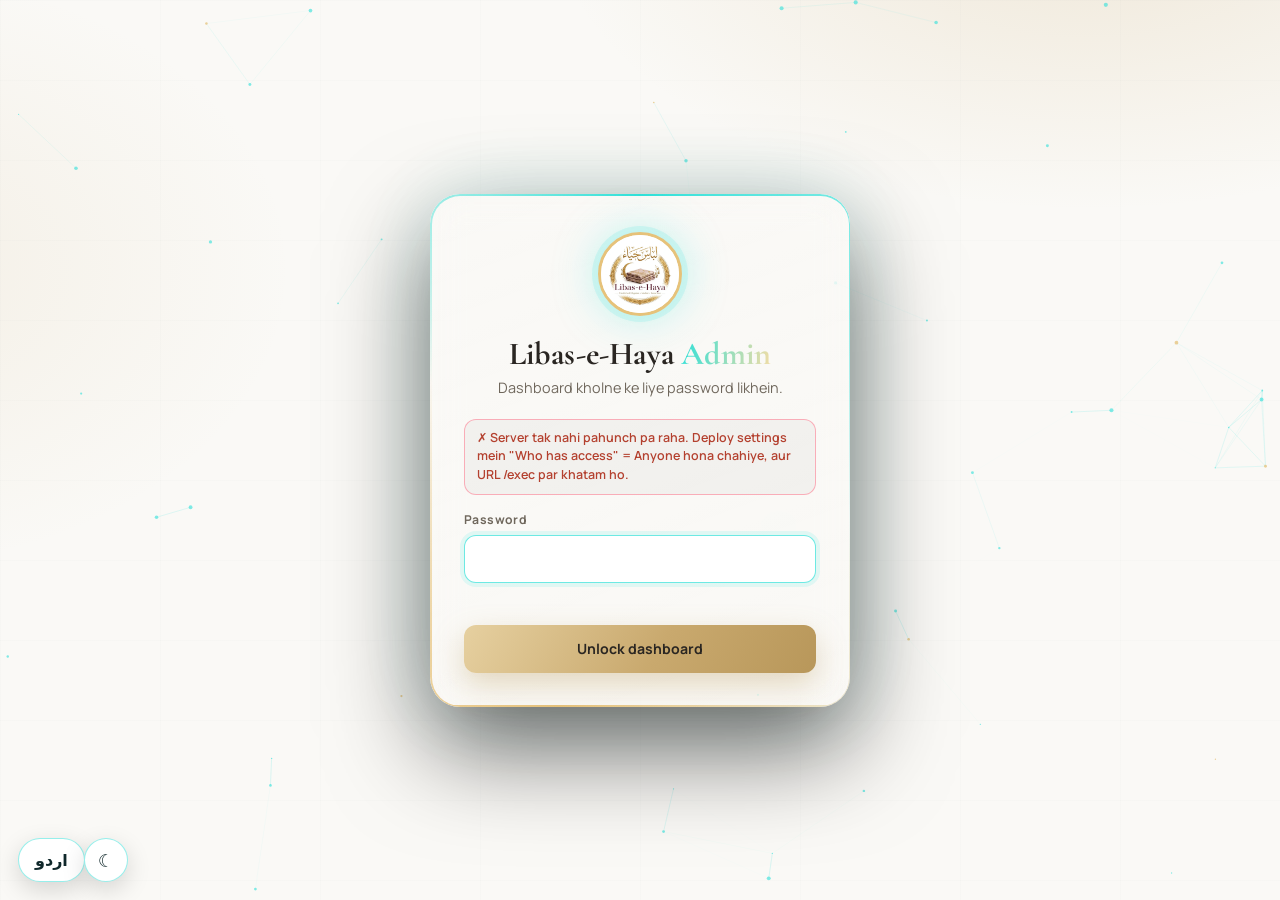
<file: admin/index.html>
<!doctype html>
<html lang="en">
<head>
<meta charset="utf-8">
<meta name="viewport" content="width=device-width, initial-scale=1">
<meta name="robots" content="noindex,nofollow">
<meta name="theme-color" content="#031318">
<title>Libas-e-Haya | Admin</title>
<link rel="preconnect" href="https://fonts.googleapis.com">
<link rel="preconnect" href="https://fonts.gstatic.com" crossorigin>
<link href="https://fonts.googleapis.com/css2?family=Cormorant+Garamond:wght@600;700&family=Manrope:wght@400;500;600;700&family=Sora:wght@500;600;700;800&display=swap" rel="stylesheet">
<link rel="stylesheet" href="../assets/css/admin.css">
<link href="https://fonts.googleapis.com/css2?family=Noto+Nastaliq+Urdu:wght@400;600&display=swap" rel="stylesheet"><link rel="stylesheet" href="../assets/css/rtl.css"><link rel="stylesheet" href="../assets/css/light.css"><link rel="stylesheet" href="../assets/css/cursor.css"></head>
<body>
<canvas id="fx" aria-hidden="true"></canvas>
<div id="glow" aria-hidden="true"></div>

<!-- ============ LOGIN ============ -->
<div class="login" id="login">
  <form class="login-card tilt" id="loginForm">
    <div class="mark"><img data-logo alt="Libas-e-Haya"></div>
    <h1>Libas-e-Haya <span>Admin</span></h1>
    <p>Dashboard kholne ke liye password likhein.</p>
    <div class="status" id="conn" role="status">Connection check ho raha hai…</div>
    <div class="field"><label for="pw">Password</label><input id="pw" type="password" autocomplete="current-password" required autofocus></div>
    <div class="err" id="loginErr" role="alert"></div>
    <button class="btn primary" id="loginBtn" style="width:100%;height:48px" type="submit">Unlock dashboard</button>
  </form>
</div>

<!-- ============ APP ============ -->
<div class="app" id="app" hidden>
  <aside class="side">
    <div class="brand"><span class="mark"><img data-logo alt=""></span><div><b>Libas-e-Haya</b><small>ADMIN</small></div></div>
    <nav class="tabs" id="tabs" aria-label="Sections">
      <i class="ind" id="ind"></i>
      <button class="tab on" data-view="overview"><svg width="20" height="20" viewBox="0 0 24 24" fill="none" stroke="currentColor" stroke-width="2" stroke-linecap="round" stroke-linejoin="round"><rect x="3" y="3" width="7" height="9" rx="2"/><rect x="14" y="3" width="7" height="5" rx="2"/><rect x="14" y="12" width="7" height="9" rx="2"/><rect x="3" y="16" width="7" height="5" rx="2"/></svg>Overview</button>
      <button class="tab" data-view="products"><svg width="20" height="20" viewBox="0 0 24 24" fill="none" stroke="currentColor" stroke-width="2" stroke-linecap="round" stroke-linejoin="round"><path d="m12 3 8 4.5v9L12 21l-8-4.5v-9L12 3Z"/><path d="m4 7.5 8 4.5 8-4.5M12 12v9"/></svg>Products</button>
      <button class="tab" data-view="orders"><svg width="20" height="20" viewBox="0 0 24 24" fill="none" stroke="currentColor" stroke-width="2" stroke-linecap="round" stroke-linejoin="round"><path d="M6 3h12v18l-3-2-3 2-3-2-3 2V3Z"/><path d="M9 8h6M9 12h6"/></svg>Orders<span class="n" id="nNew" hidden>0</span></button>
      <button class="tab" data-view="messages"><svg width="20" height="20" viewBox="0 0 24 24" fill="none" stroke="currentColor" stroke-width="2" stroke-linecap="round" stroke-linejoin="round"><path d="M4 5h16v11H9l-5 4V5Z"/></svg>Messages</button>
    </nav>
    <div class="sp"></div>
    <button class="cmdbtn" id="openCmd" type="button"><span>Quick search</span><kbd>Ctrl K</kbd></button>
    <button class="tab logout" id="logout"><svg width="20" height="20" viewBox="0 0 24 24" fill="none" stroke="currentColor" stroke-width="2" stroke-linecap="round" stroke-linejoin="round"><path d="M9 4H5v16h4M16 8l4 4-4 4M20 12H9"/></svg>Log out</button>
  </aside>
  <main class="main">
    <div class="top">
      <div><h2 id="title">Overview</h2><div class="sub" id="sub"></div></div>
      <div class="acts">
        <span class="live" id="live"><i></i><b id="liveTxt">Connecting…</b></span>
        <button class="btn" id="refresh">↻ Refresh</button>
        <button class="btn primary" id="addP" hidden>+ Add product</button>
        <button class="btn mobile-out" id="logout2">Log out</button>
      </div>
    </div>
    <div id="view"></div>
  </main>
</div>

<!-- product modal -->
<div class="scrim" id="pm"><form class="modal" id="pForm" role="dialog" aria-modal="true" aria-labelledby="pmTitle">
  <h3 id="pmTitle">Add product</h3>
  <input type="hidden" id="fId">
  <div class="upl">
    <div class="pv" id="fPrev"></div>
    <div>
      <div class="field" style="margin-bottom:8px"><label for="fImg">Image URL</label><input id="fImg" placeholder="https://… ya Drive link"></div>
      <button type="button" class="btn sm" id="fUpBtn">⬆ Upload image</button>
      <input type="file" id="fFile" accept="image/*" hidden>
      <div class="hint" id="fHint">Upload karein ya link paste karein. Upload ki hui image Google Drive mein save hoti hai.</div>
    </div>
  </div>
  <div class="field"><label for="fName">Product name</label><input id="fName" required maxlength="120"></div>
  <div class="two">
    <div class="field"><label for="fPrice">Price (Rs.)</label><input id="fPrice" type="number" min="0" step="1" required></div>
    <div class="field"><label for="fStock">Stock (quantity)</label><input id="fStock" type="number" min="0" step="1" required></div>
  </div>
  <div class="two">
    <div class="field"><label for="fCat">Category</label><input id="fCat" placeholder="Unstitched Suit, Lawn…"></div>
    <div class="field"><label for="fStatus">Status</label><select id="fStatus"><option>Active</option><option>Hidden</option></select></div>
  </div>
  <div class="field"><label for="fDesc">Description</label><textarea id="fDesc" rows="3" maxlength="600"></textarea></div>
  <div class="m-foot"><button type="button" class="btn" id="pCancel">Cancel</button><button class="btn primary" id="pSave" type="submit">Save product</button></div>
</form></div>

<!-- command palette -->
<div class="cmd" id="cmd" role="dialog" aria-modal="true" aria-label="Quick search">
  <div class="cmd-box">
    <input id="cmdIn" placeholder="Type a command… (Overview, Orders, Add product)" autocomplete="off">
    <div class="cmd-list" id="cmdList"></div>
  </div>
</div>

<div class="toast" id="toast" role="status"></div>

<script src="../assets/js/admin-1.js"></script>
<script src="../assets/js/admin-2.js"></script>
<script src="../assets/js/admin-extras.js"></script><script src="../assets/js/dict-dynamic.js"></script><script src="../assets/js/auto-i18n.js"></script><script src="../assets/js/theme.js"></script></body>
</html>
</file>
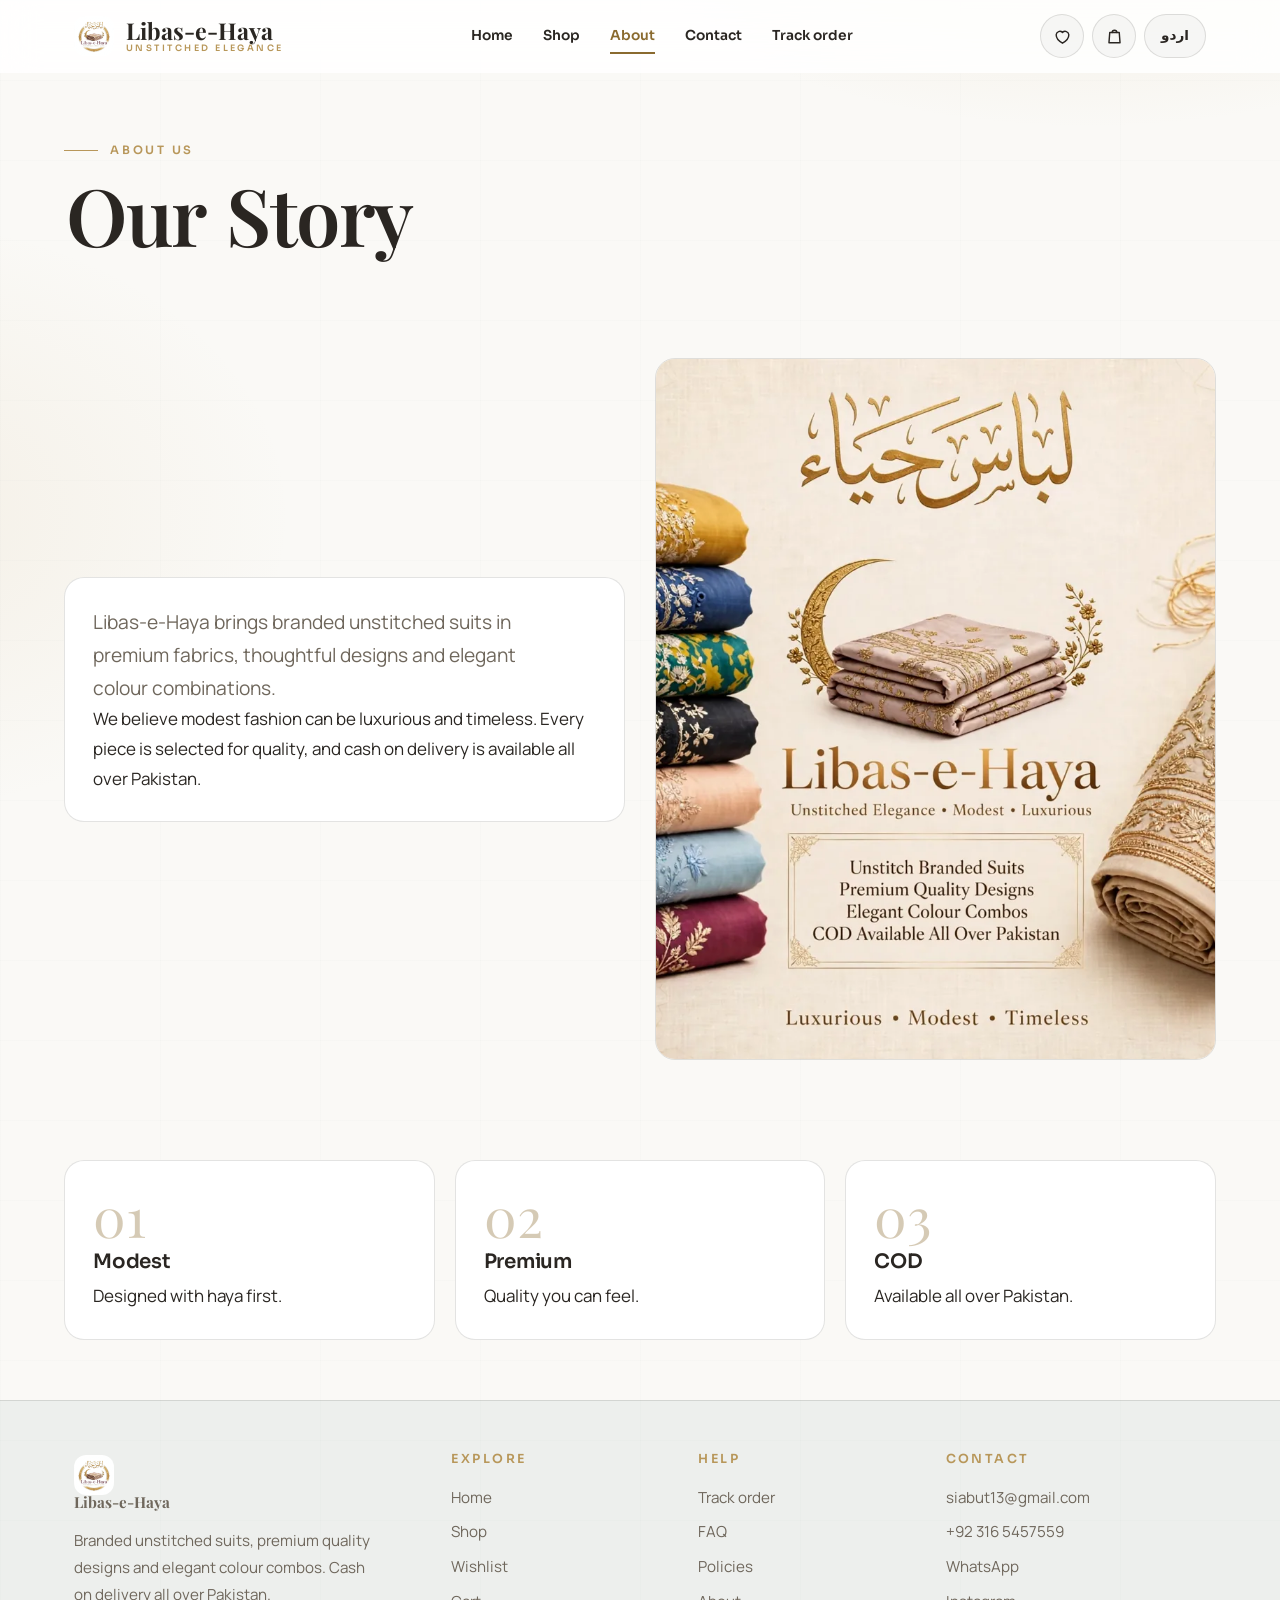
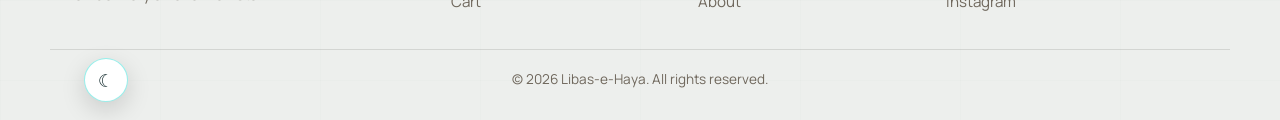
<file: about.html>
<!doctype html>
<html lang="en"><head><meta charset="utf-8"><meta name="viewport" content="width=device-width,initial-scale=1">
<title>About | Libas-e-Haya</title><meta name="description" content="Libas-e-Haya: branded unstitched suits in premium quality, cash on delivery all over Pakistan.">
<meta property="og:title" content="About | Libas-e-Haya"><meta property="og:image" content="assets/img/cover.webp"><meta name="theme-color" content="#031318"><link rel="icon" href="assets/img/logo.webp">
<link rel="preconnect" href="https://script.google.com"><link rel="preconnect" href="https://script.googleusercontent.com" crossorigin><link rel="preconnect" href="https://drive.google.com"><link rel="preconnect" href="https://fonts.googleapis.com"><link rel="preconnect" href="https://fonts.gstatic.com" crossorigin>
<link href="https://fonts.googleapis.com/css2?family=Playfair+Display:wght@500;600;700;800&family=Manrope:wght@400;600;700&family=Sora:wght@500;600;700&family=Noto+Nastaliq+Urdu:wght@400;600&display=swap" rel="stylesheet">
<link rel="stylesheet" href="assets/css/main.css"><link rel="stylesheet" href="assets/css/extra.css"><link rel="stylesheet" href="assets/css/pages.css"><link rel="stylesheet" href="assets/css/typography.css"><link rel="stylesheet" href="assets/css/light.css"><link rel="stylesheet" href="assets/css/cursor.css"><link rel="stylesheet" href="assets/css/responsive.css"></head>
<body data-page="about"><a class="skip" href="#main">Skip to content</a><div id="hdr"></div><main id="main"><div class="wrap pg-hero"><span class="eyebrow" data-i18n="ab.eye"></span><h1 class="split" data-i18n="about.t"></h1></div><div class="wrap sec"><div class="two"><div class="glass rv"><p class="lead" data-i18n="about.p1"></p><p data-i18n="about.p2"></p></div><img class="rv" src="assets/img/cover.webp" alt="Libas-e-Haya" loading="lazy"></div></div><div class="wrap"><div class="trio"><div class="glass rv"><div class="num">01</div><h3 data-i18n="w1.h"></h3><p data-i18n="w1.p"></p></div><div class="glass rv"><div class="num">02</div><h3 data-i18n="w2.h"></h3><p data-i18n="w2.p"></p></div><div class="glass rv"><div class="num">03</div><h3 data-i18n="w3.h"></h3><p data-i18n="w3.p"></p></div></div></div></main><div id="ftr"></div>
<script src="assets/lang/en.js"></script><script src="assets/lang/ur.js"></script><script src="assets/js/config.js"></script><script src="assets/js/i18n.js"></script><script src="assets/js/toast.js"></script><script src="assets/js/theme.js"></script><script src="assets/js/demo-products.js"></script><script src="assets/js/site.js"></script></body></html>
</file>
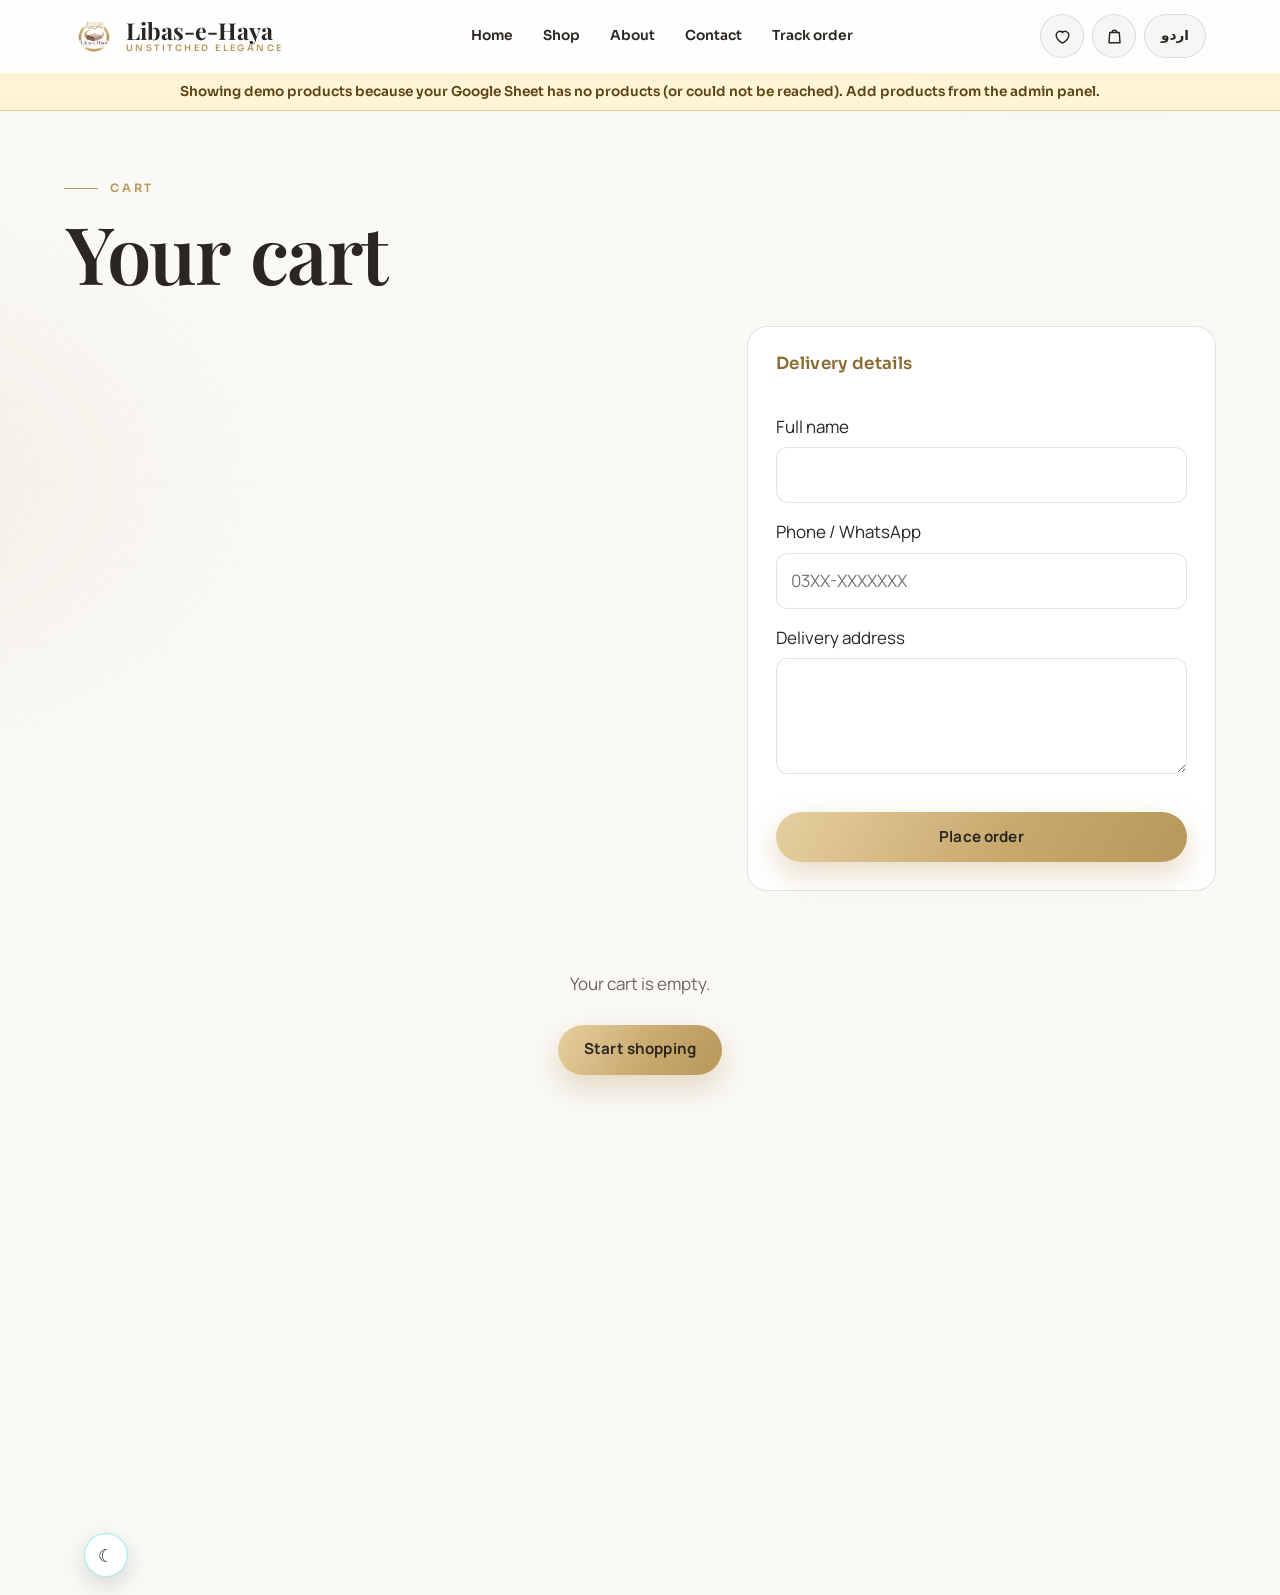
<file: cart.html>
<!doctype html>
<html lang="en"><head><meta charset="utf-8"><meta name="viewport" content="width=device-width,initial-scale=1">
<title>Cart | Libas-e-Haya</title><meta name="description" content="Libas-e-Haya: branded unstitched suits in premium quality, cash on delivery all over Pakistan.">
<meta property="og:title" content="Cart | Libas-e-Haya"><meta property="og:image" content="assets/img/cover.webp"><meta name="theme-color" content="#031318"><link rel="icon" href="assets/img/logo.webp">
<link rel="preconnect" href="https://script.google.com"><link rel="preconnect" href="https://script.googleusercontent.com" crossorigin><link rel="preconnect" href="https://drive.google.com"><link rel="preconnect" href="https://fonts.googleapis.com"><link rel="preconnect" href="https://fonts.gstatic.com" crossorigin>
<link href="https://fonts.googleapis.com/css2?family=Playfair+Display:wght@500;600;700;800&family=Manrope:wght@400;600;700&family=Sora:wght@500;600;700&family=Noto+Nastaliq+Urdu:wght@400;600&display=swap" rel="stylesheet">
<link rel="stylesheet" href="assets/css/main.css"><link rel="stylesheet" href="assets/css/extra.css"><link rel="stylesheet" href="assets/css/pages.css"><link rel="stylesheet" href="assets/css/typography.css"><link rel="stylesheet" href="assets/css/light.css"><link rel="stylesheet" href="assets/css/cursor.css"><link rel="stylesheet" href="assets/css/responsive.css"></head>
<body data-page="cart"><a class="skip" href="#main">Skip to content</a><div id="hdr"></div><main id="main"><div class="wrap pg-hero"><span class="eyebrow" data-i18n="cartn"></span><h1 class="split" data-i18n="cart.t"></h1></div><div class="page"><div class="wrap"><div class="cart-g" id="cartMain" hidden><div id="cLines"></div><aside class="glass cart-s"><div id="cSum"></div><h2 data-i18n="cart.det"></h2><br><form id="oForm" novalidate><div class="f"><label for="kName" data-i18n="cart.name"></label><input id="kName" autocomplete="name"></div><div class="f"><label for="kPhone" data-i18n="cart.phone"></label><input id="kPhone" inputmode="tel" autocomplete="tel" placeholder="03XX-XXXXXXX" dir="ltr"></div><div class="f"><label for="kAddr" data-i18n="cart.addr"></label><textarea id="kAddr" rows="3" autocomplete="street-address"></textarea></div><p class="err" id="kErr" role="alert"></p><button class="btn btn-primary" id="oBtn" type="submit" data-i18n="cart.place"></button></form></aside></div><div class="empty" id="cEmpty" hidden><p data-i18n="cart.empty"></p><a class="btn btn-primary" href="shop.html" data-i18n="cart.start"></a></div><div class="glass done" id="cDone" hidden></div></div></div></main><div id="ftr"></div>
<script src="assets/lang/en.js"></script><script src="assets/lang/ur.js"></script><script src="assets/js/config.js"></script><script src="assets/js/i18n.js"></script><script src="assets/js/toast.js"></script><script src="assets/js/theme.js"></script><script src="assets/js/demo-products.js"></script><script src="assets/js/site.js"></script></body></html>
</file>
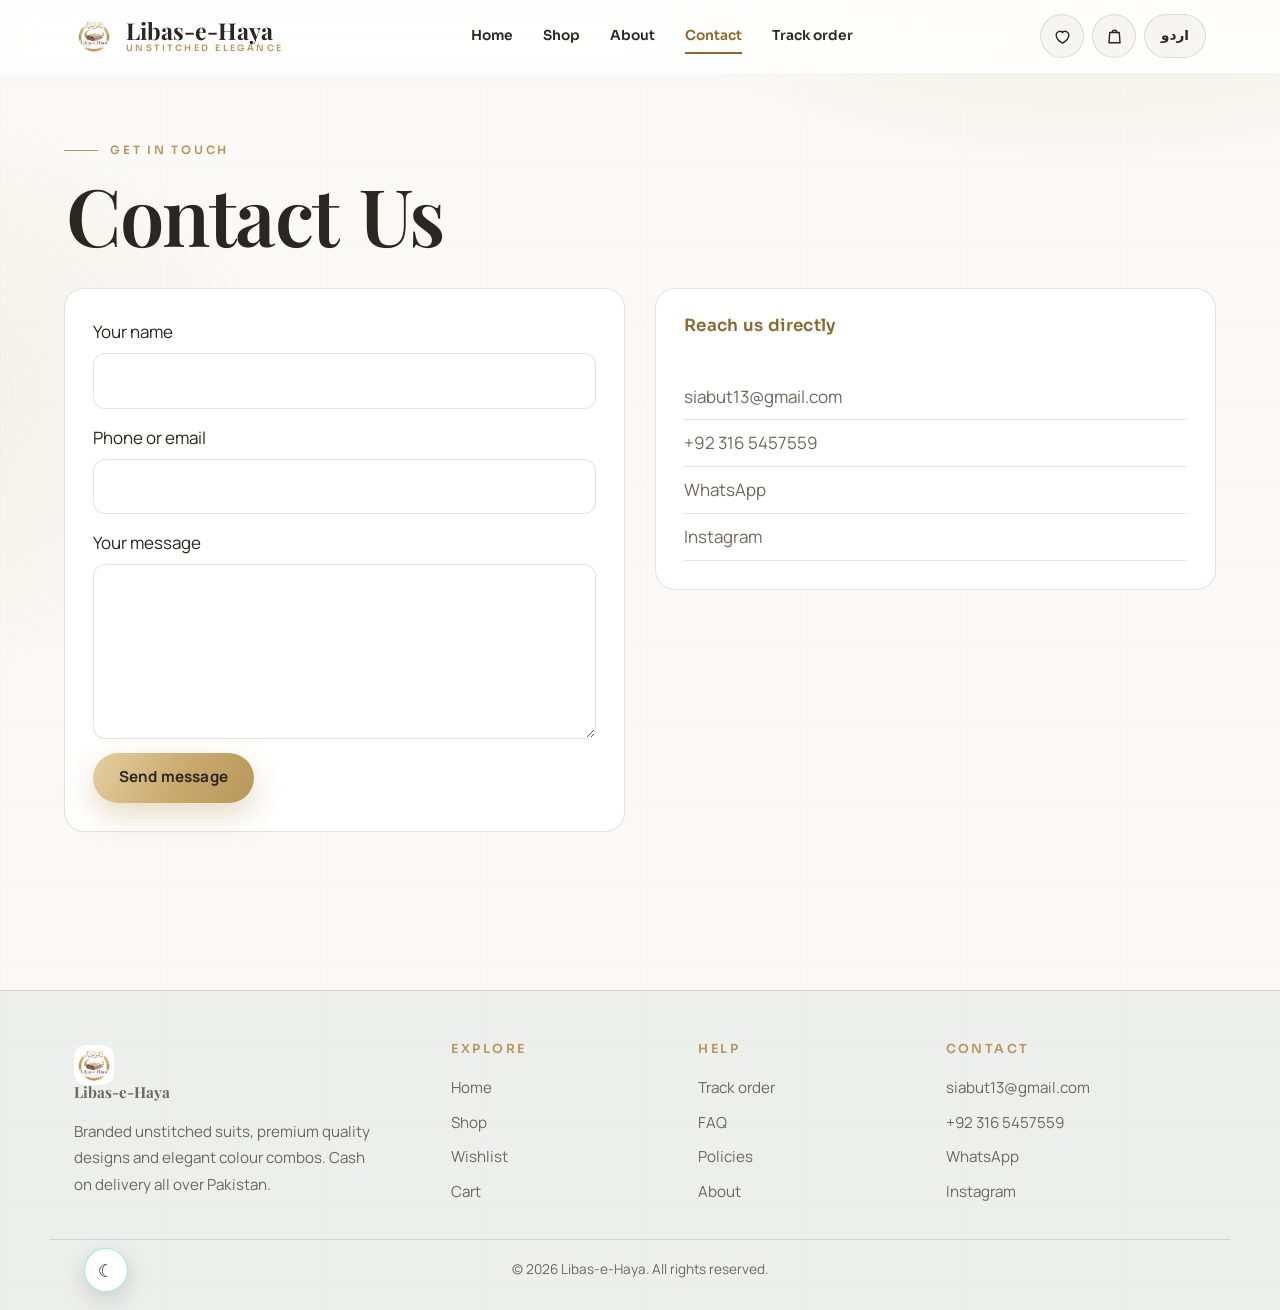
<file: contact.html>
<!doctype html>
<html lang="en"><head><meta charset="utf-8"><meta name="viewport" content="width=device-width,initial-scale=1">
<title>Contact | Libas-e-Haya</title><meta name="description" content="Libas-e-Haya: branded unstitched suits in premium quality, cash on delivery all over Pakistan.">
<meta property="og:title" content="Contact | Libas-e-Haya"><meta property="og:image" content="assets/img/cover.webp"><meta name="theme-color" content="#031318"><link rel="icon" href="assets/img/logo.webp">
<link rel="preconnect" href="https://script.google.com"><link rel="preconnect" href="https://script.googleusercontent.com" crossorigin><link rel="preconnect" href="https://drive.google.com"><link rel="preconnect" href="https://fonts.googleapis.com"><link rel="preconnect" href="https://fonts.gstatic.com" crossorigin>
<link href="https://fonts.googleapis.com/css2?family=Playfair+Display:wght@500;600;700;800&family=Manrope:wght@400;600;700&family=Sora:wght@500;600;700&family=Noto+Nastaliq+Urdu:wght@400;600&display=swap" rel="stylesheet">
<link rel="stylesheet" href="assets/css/main.css"><link rel="stylesheet" href="assets/css/extra.css"><link rel="stylesheet" href="assets/css/pages.css"><link rel="stylesheet" href="assets/css/typography.css"><link rel="stylesheet" href="assets/css/light.css"><link rel="stylesheet" href="assets/css/cursor.css"><link rel="stylesheet" href="assets/css/responsive.css"></head>
<body data-page="contact"><a class="skip" href="#main">Skip to content</a><div id="hdr"></div><main id="main"><div class="wrap pg-hero"><span class="eyebrow" data-i18n="c.eye"></span><h1 class="split" data-i18n="c.t"></h1></div><div class="page"><div class="wrap two" style="align-items:start"><form class="glass rv" id="contactForm"><div class="f"><label for="cName" data-i18n="c.name"></label><input id="cName" required></div><div class="f"><label for="cContact" data-i18n="c.contact"></label><input id="cContact"></div><div class="f"><label for="cMsg" data-i18n="c.msg"></label><textarea id="cMsg" rows="5" required></textarea></div><button class="btn btn-primary" id="cSend" type="submit" data-i18n="c.send"></button></form><div class="glass rv cinfo"><h2 data-i18n="c.info"></h2><br><a data-c="email" href="#"></a><a data-c="phone" href="#" dir="ltr"></a><a data-c="wa" target="_blank" rel="noopener" href="#"></a><a data-c="ig" target="_blank" rel="noopener" href="#"></a></div></div></div></main><div id="ftr"></div>
<script src="assets/lang/en.js"></script><script src="assets/lang/ur.js"></script><script src="assets/js/config.js"></script><script src="assets/js/i18n.js"></script><script src="assets/js/toast.js"></script><script src="assets/js/theme.js"></script><script src="assets/js/demo-products.js"></script><script src="assets/js/site.js"></script><script src="assets/js/contact.js"></script></body></html>
</file>
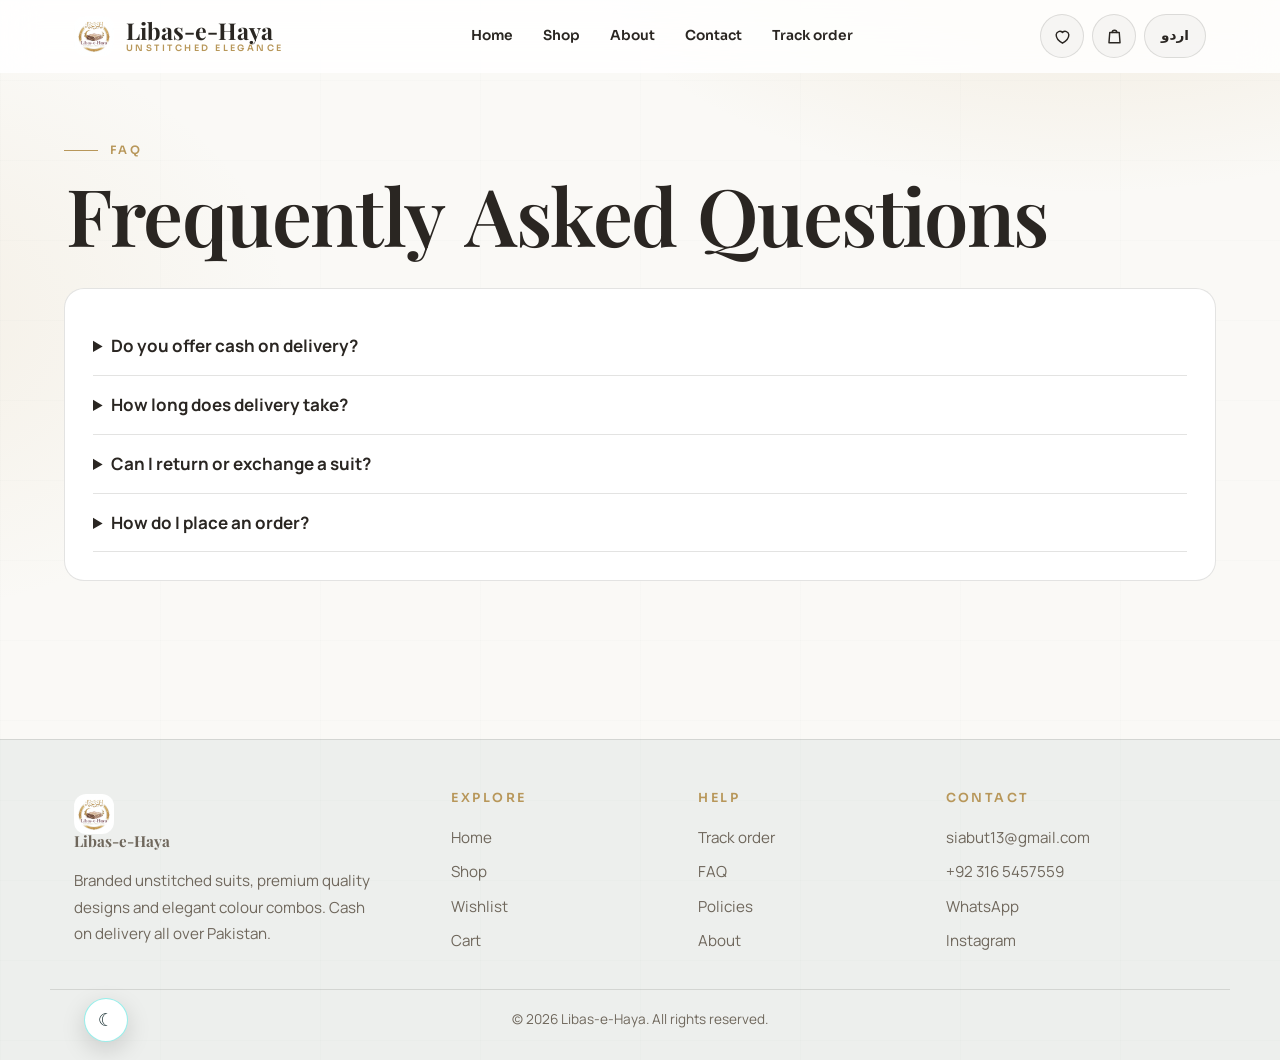
<file: faq.html>
<!doctype html>
<html lang="en"><head><meta charset="utf-8"><meta name="viewport" content="width=device-width,initial-scale=1">
<title>FAQ | Libas-e-Haya</title><meta name="description" content="Libas-e-Haya: branded unstitched suits in premium quality, cash on delivery all over Pakistan.">
<meta property="og:title" content="FAQ | Libas-e-Haya"><meta property="og:image" content="assets/img/cover.webp"><meta name="theme-color" content="#031318"><link rel="icon" href="assets/img/logo.webp">
<link rel="preconnect" href="https://script.google.com"><link rel="preconnect" href="https://script.googleusercontent.com" crossorigin><link rel="preconnect" href="https://drive.google.com"><link rel="preconnect" href="https://fonts.googleapis.com"><link rel="preconnect" href="https://fonts.gstatic.com" crossorigin>
<link href="https://fonts.googleapis.com/css2?family=Playfair+Display:wght@500;600;700;800&family=Manrope:wght@400;600;700&family=Sora:wght@500;600;700&family=Noto+Nastaliq+Urdu:wght@400;600&display=swap" rel="stylesheet">
<link rel="stylesheet" href="assets/css/main.css"><link rel="stylesheet" href="assets/css/extra.css"><link rel="stylesheet" href="assets/css/pages.css"><link rel="stylesheet" href="assets/css/typography.css"><link rel="stylesheet" href="assets/css/light.css"><link rel="stylesheet" href="assets/css/cursor.css"><link rel="stylesheet" href="assets/css/responsive.css"></head>
<body data-page="faq"><a class="skip" href="#main">Skip to content</a><div id="hdr"></div><main id="main"><div class="wrap pg-hero"><span class="eyebrow" data-i18n="faq"></span><h1 class="split" data-i18n="faq.t"></h1></div><div class="page"><div class="wrap"><div class="glass rv"><details><summary data-i18n="q1"></summary><p data-i18n="a1"></p></details><details><summary data-i18n="q2"></summary><p data-i18n="a2"></p></details><details><summary data-i18n="q3"></summary><p data-i18n="a3"></p></details><details><summary data-i18n="q4"></summary><p data-i18n="a4"></p></details></div></div></div></main><div id="ftr"></div>
<script src="assets/lang/en.js"></script><script src="assets/lang/ur.js"></script><script src="assets/js/config.js"></script><script src="assets/js/i18n.js"></script><script src="assets/js/toast.js"></script><script src="assets/js/theme.js"></script><script src="assets/js/demo-products.js"></script><script src="assets/js/site.js"></script></body></html>
</file>
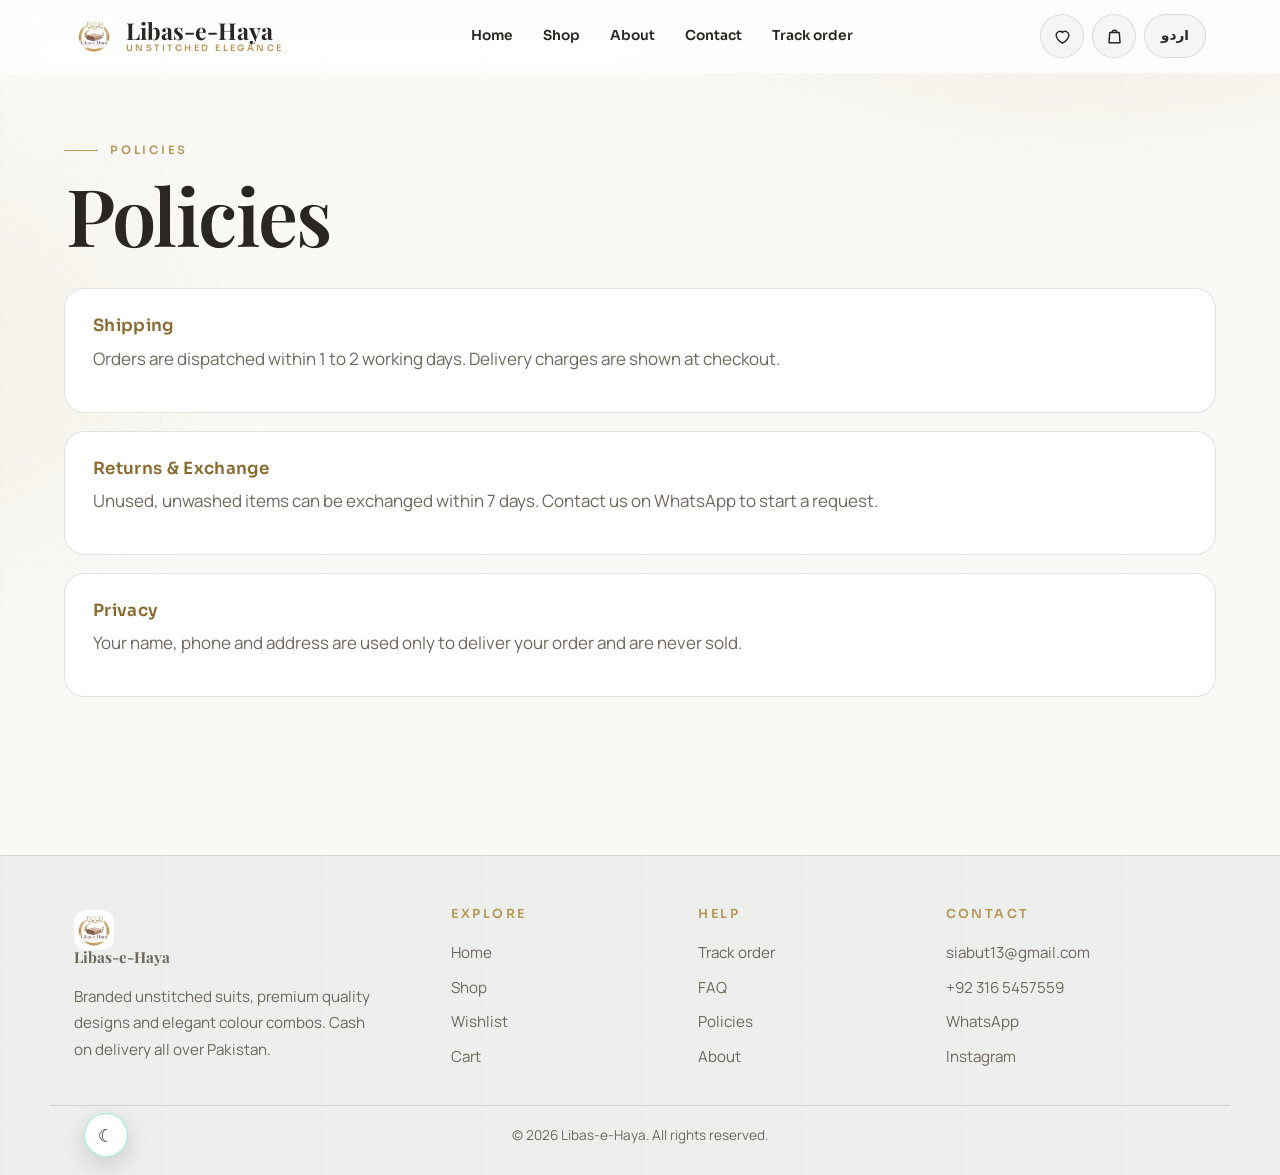
<file: policies.html>
<!doctype html>
<html lang="en"><head><meta charset="utf-8"><meta name="viewport" content="width=device-width,initial-scale=1">
<title>Policies | Libas-e-Haya</title><meta name="description" content="Libas-e-Haya: branded unstitched suits in premium quality, cash on delivery all over Pakistan.">
<meta property="og:title" content="Policies | Libas-e-Haya"><meta property="og:image" content="assets/img/cover.webp"><meta name="theme-color" content="#031318"><link rel="icon" href="assets/img/logo.webp">
<link rel="preconnect" href="https://script.google.com"><link rel="preconnect" href="https://script.googleusercontent.com" crossorigin><link rel="preconnect" href="https://drive.google.com"><link rel="preconnect" href="https://fonts.googleapis.com"><link rel="preconnect" href="https://fonts.gstatic.com" crossorigin>
<link href="https://fonts.googleapis.com/css2?family=Playfair+Display:wght@500;600;700;800&family=Manrope:wght@400;600;700&family=Sora:wght@500;600;700&family=Noto+Nastaliq+Urdu:wght@400;600&display=swap" rel="stylesheet">
<link rel="stylesheet" href="assets/css/main.css"><link rel="stylesheet" href="assets/css/extra.css"><link rel="stylesheet" href="assets/css/pages.css"><link rel="stylesheet" href="assets/css/typography.css"><link rel="stylesheet" href="assets/css/light.css"><link rel="stylesheet" href="assets/css/cursor.css"><link rel="stylesheet" href="assets/css/responsive.css"></head>
<body data-page="policies"><a class="skip" href="#main">Skip to content</a><div id="hdr"></div><main id="main"><div class="wrap pg-hero"><span class="eyebrow" data-i18n="policies"></span><h1 class="split" data-i18n="pol.t"></h1></div><div class="page"><div class="wrap"><div class="glass rv"><h2 data-i18n="p1.h"></h2><p data-i18n="p1.p"></p></div><div class="glass rv"><h2 data-i18n="p2.h"></h2><p data-i18n="p2.p"></p></div><div class="glass rv"><h2 data-i18n="p3.h"></h2><p data-i18n="p3.p"></p></div></div></div></main><div id="ftr"></div>
<script src="assets/lang/en.js"></script><script src="assets/lang/ur.js"></script><script src="assets/js/config.js"></script><script src="assets/js/i18n.js"></script><script src="assets/js/toast.js"></script><script src="assets/js/theme.js"></script><script src="assets/js/demo-products.js"></script><script src="assets/js/site.js"></script></body></html>
</file>
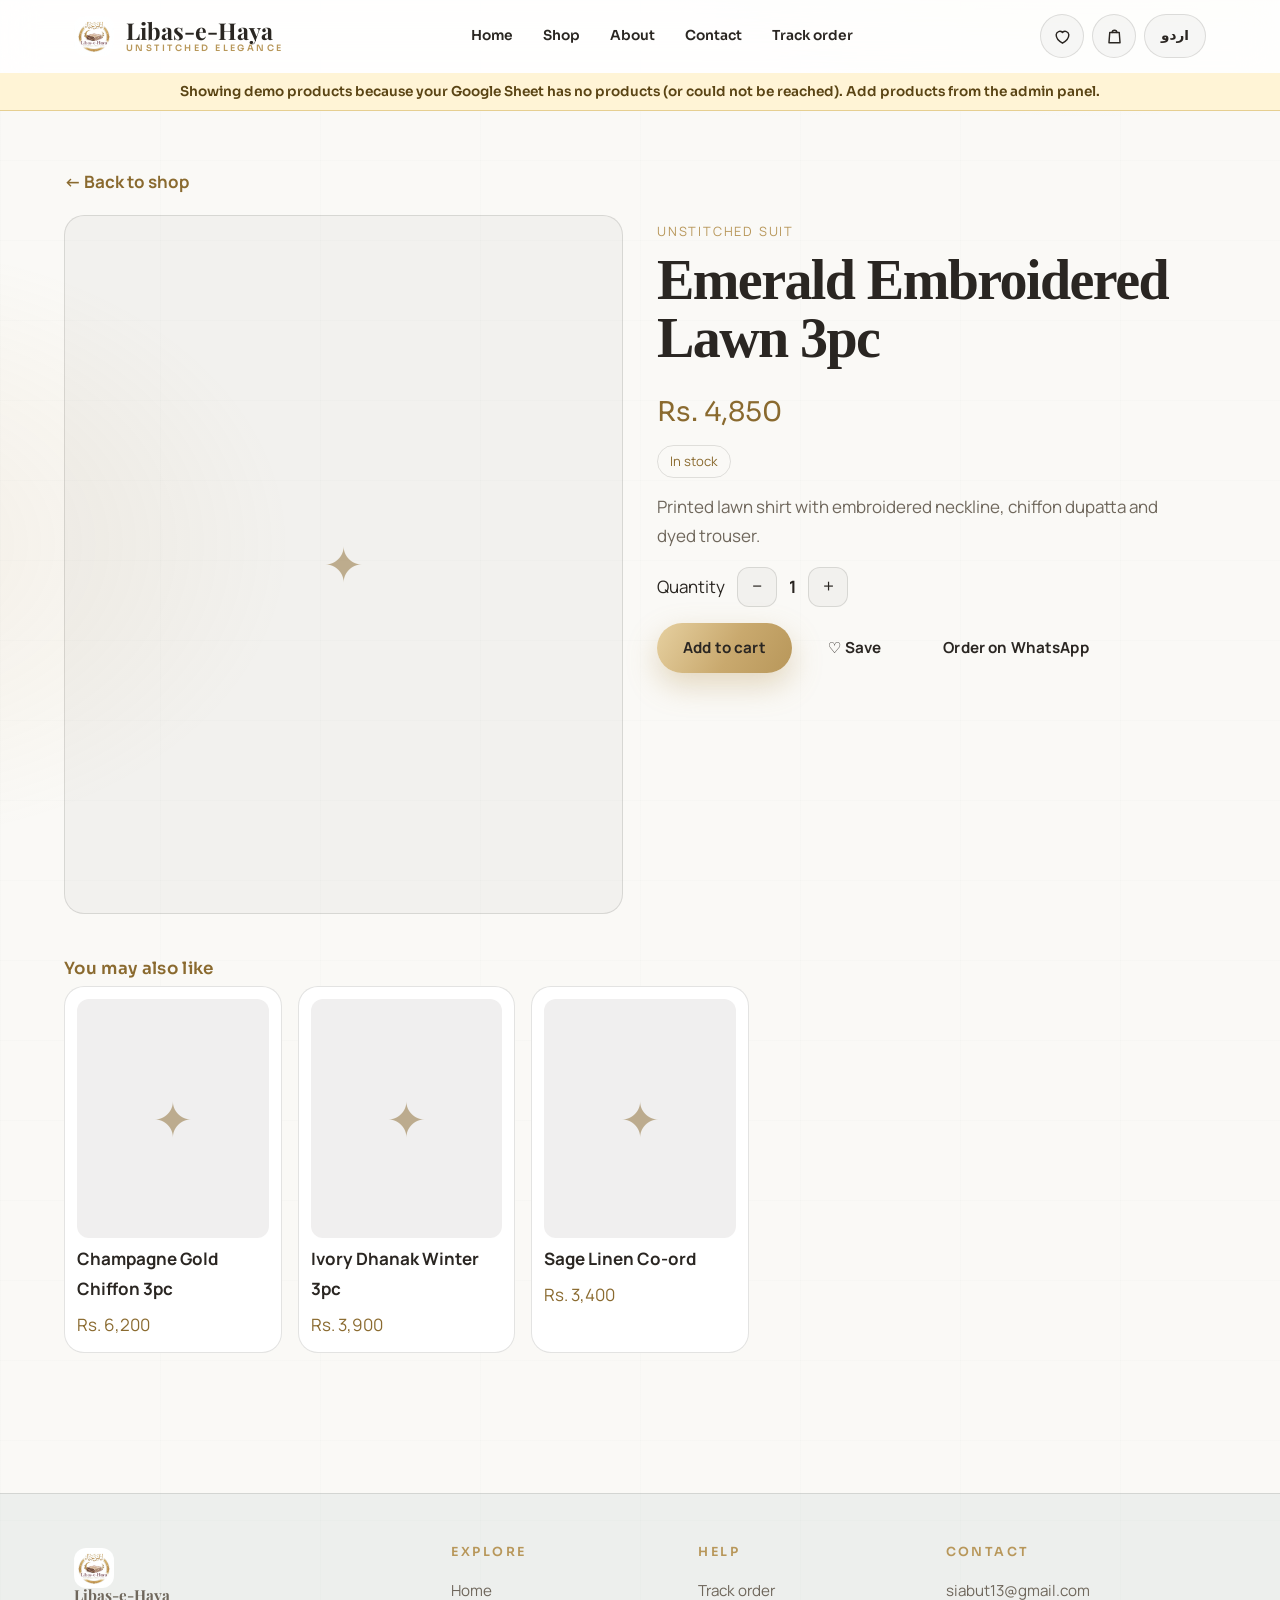
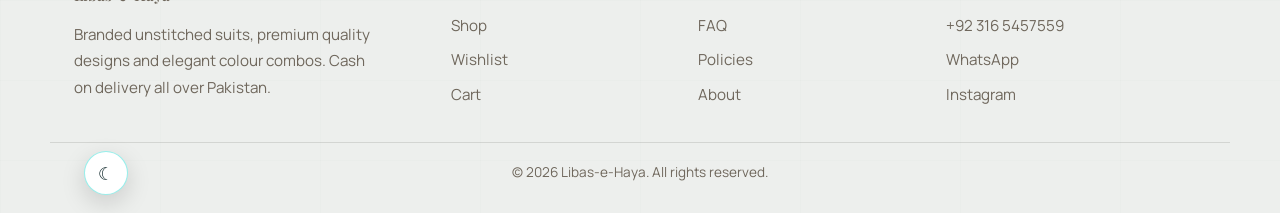
<file: product.html>
<!doctype html>
<html lang="en"><head><meta charset="utf-8"><meta name="viewport" content="width=device-width,initial-scale=1">
<title>Product | Libas-e-Haya</title><meta name="description" content="Libas-e-Haya: branded unstitched suits in premium quality, cash on delivery all over Pakistan.">
<meta property="og:title" content="Product | Libas-e-Haya"><meta property="og:image" content="assets/img/cover.webp"><meta name="theme-color" content="#031318"><link rel="icon" href="assets/img/logo.webp">
<link rel="preconnect" href="https://script.google.com"><link rel="preconnect" href="https://script.googleusercontent.com" crossorigin><link rel="preconnect" href="https://drive.google.com"><link rel="preconnect" href="https://fonts.googleapis.com"><link rel="preconnect" href="https://fonts.gstatic.com" crossorigin>
<link href="https://fonts.googleapis.com/css2?family=Playfair+Display:wght@500;600;700;800&family=Manrope:wght@400;600;700&family=Sora:wght@500;600;700&family=Noto+Nastaliq+Urdu:wght@400;600&display=swap" rel="stylesheet">
<link rel="stylesheet" href="assets/css/main.css"><link rel="stylesheet" href="assets/css/extra.css"><link rel="stylesheet" href="assets/css/pages.css"><link rel="stylesheet" href="assets/css/typography.css"><link rel="stylesheet" href="assets/css/light.css"><link rel="stylesheet" href="assets/css/cursor.css"><link rel="stylesheet" href="assets/css/responsive.css"></head>
<body data-page="product"><a class="skip" href="#main">Skip to content</a><div id="hdr"></div><main id="main"><div class="page"><div class="wrap"><a href="shop.html" class="back" data-i18n="pd.back"></a><div id="pd"><p class="muted" data-i18n="pd.loading"></p></div><div id="rel"></div><div class="lightbox" id="lb" hidden><img alt=""></div></div></div></main><div id="ftr"></div>
<script src="assets/lang/en.js"></script><script src="assets/lang/ur.js"></script><script src="assets/js/config.js"></script><script src="assets/js/i18n.js"></script><script src="assets/js/toast.js"></script><script src="assets/js/theme.js"></script><script src="assets/js/demo-products.js"></script><script src="assets/js/site.js"></script><script src="assets/js/product.js"></script></body></html>
</file>
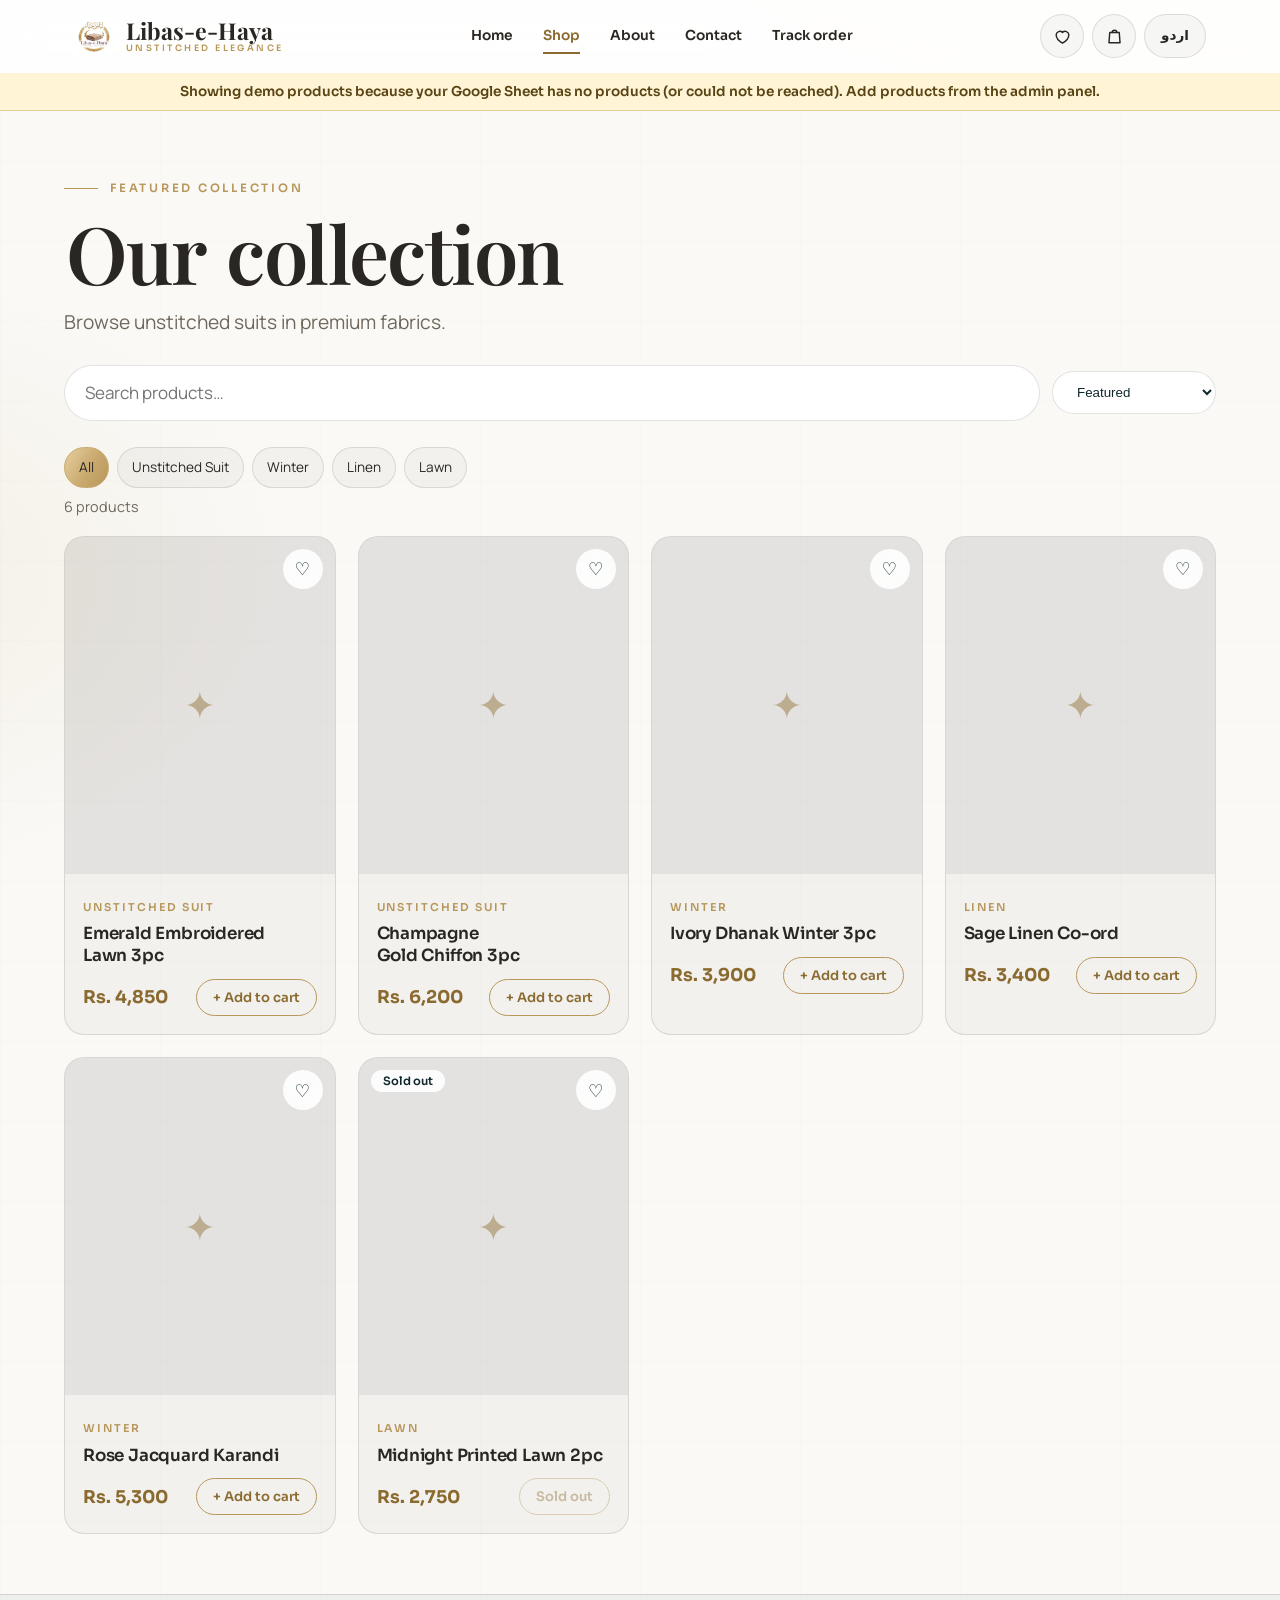
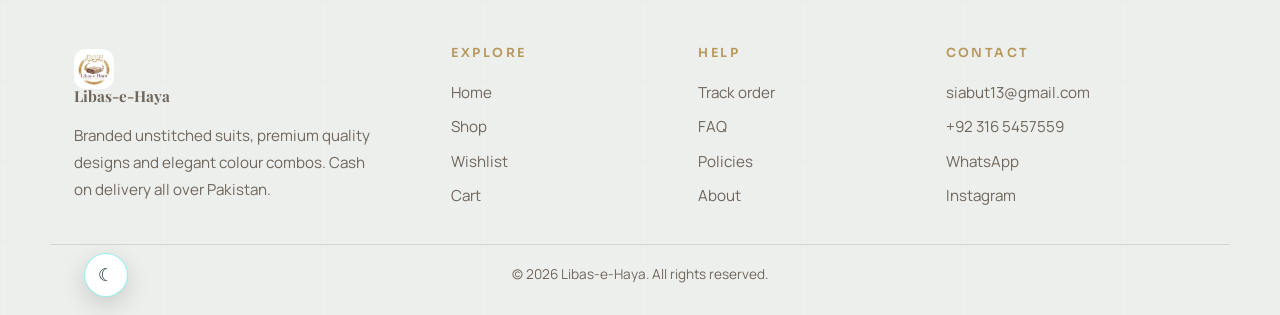
<file: shop.html>
<!doctype html>
<html lang="en"><head><meta charset="utf-8"><meta name="viewport" content="width=device-width,initial-scale=1">
<title>Shop | Libas-e-Haya</title><meta name="description" content="Libas-e-Haya: branded unstitched suits in premium quality, cash on delivery all over Pakistan.">
<meta property="og:title" content="Shop | Libas-e-Haya"><meta property="og:image" content="assets/img/cover.webp"><meta name="theme-color" content="#031318"><link rel="icon" href="assets/img/logo.webp">
<link rel="preconnect" href="https://script.google.com"><link rel="preconnect" href="https://script.googleusercontent.com" crossorigin><link rel="preconnect" href="https://drive.google.com"><link rel="preconnect" href="https://fonts.googleapis.com"><link rel="preconnect" href="https://fonts.gstatic.com" crossorigin>
<link href="https://fonts.googleapis.com/css2?family=Playfair+Display:wght@500;600;700;800&family=Manrope:wght@400;600;700&family=Sora:wght@500;600;700&family=Noto+Nastaliq+Urdu:wght@400;600&display=swap" rel="stylesheet">
<link rel="stylesheet" href="assets/css/main.css"><link rel="stylesheet" href="assets/css/extra.css"><link rel="stylesheet" href="assets/css/pages.css"><link rel="stylesheet" href="assets/css/typography.css"><link rel="stylesheet" href="assets/css/light.css"><link rel="stylesheet" href="assets/css/cursor.css"><link rel="stylesheet" href="assets/css/responsive.css"></head>
<body data-page="shop"><a class="skip" href="#main">Skip to content</a><div id="hdr"></div><main id="main"><div class="wrap pg-hero"><span class="eyebrow" data-i18n="feat.eye"></span><h1 class="split" data-i18n="shop.t"></h1><p class="lead rv" data-i18n="shop.p"></p></div><div class="wrap"><div class="filters rv"><input id="sq" type="search" data-i18n-placeholder="shop.search" aria-label="Search"><select id="ss" aria-label="Sort"><option value="" data-i18n="s.def"></option><option value="lo" data-i18n="s.lo"></option><option value="hi" data-i18n="s.hi"></option></select></div><div class="chips" id="chips"></div><p class="count" id="count"></p><div class="pgrid" id="shopGrid"></div></div></main><div id="ftr"></div>
<script src="assets/lang/en.js"></script><script src="assets/lang/ur.js"></script><script src="assets/js/config.js"></script><script src="assets/js/i18n.js"></script><script src="assets/js/toast.js"></script><script src="assets/js/theme.js"></script><script src="assets/js/demo-products.js"></script><script src="assets/js/site.js"></script></body></html>
</file>
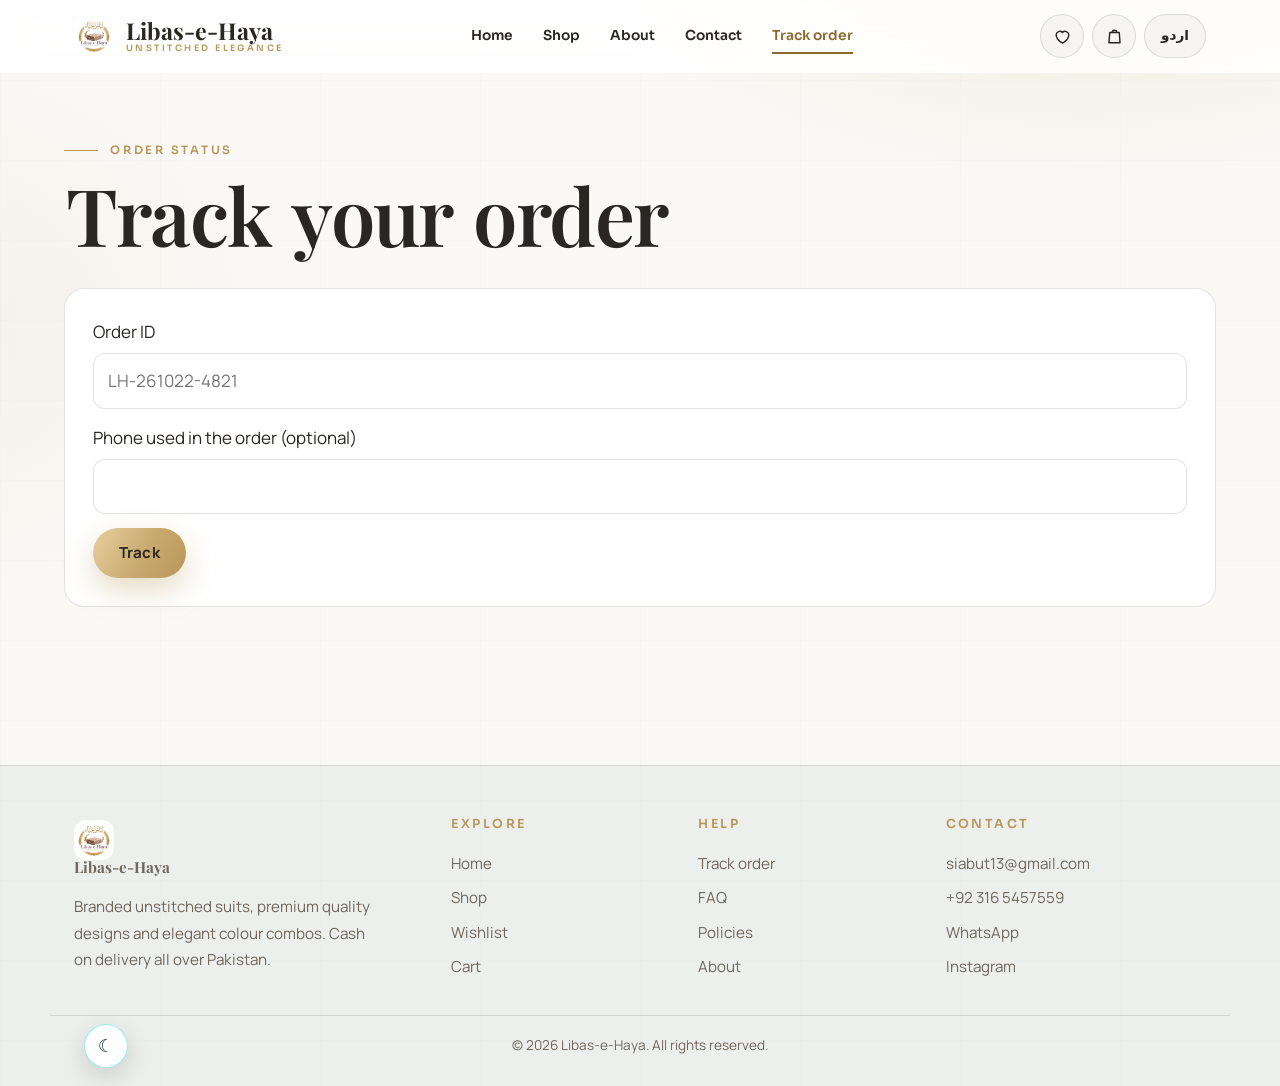
<file: track-order.html>
<!doctype html>
<html lang="en"><head><meta charset="utf-8"><meta name="viewport" content="width=device-width,initial-scale=1">
<title>Track Order | Libas-e-Haya</title><meta name="description" content="Libas-e-Haya: branded unstitched suits in premium quality, cash on delivery all over Pakistan.">
<meta property="og:title" content="Track Order | Libas-e-Haya"><meta property="og:image" content="assets/img/cover.webp"><meta name="theme-color" content="#031318"><link rel="icon" href="assets/img/logo.webp">
<link rel="preconnect" href="https://script.google.com"><link rel="preconnect" href="https://script.googleusercontent.com" crossorigin><link rel="preconnect" href="https://drive.google.com"><link rel="preconnect" href="https://fonts.googleapis.com"><link rel="preconnect" href="https://fonts.gstatic.com" crossorigin>
<link href="https://fonts.googleapis.com/css2?family=Playfair+Display:wght@500;600;700;800&family=Manrope:wght@400;600;700&family=Sora:wght@500;600;700&family=Noto+Nastaliq+Urdu:wght@400;600&display=swap" rel="stylesheet">
<link rel="stylesheet" href="assets/css/main.css"><link rel="stylesheet" href="assets/css/extra.css"><link rel="stylesheet" href="assets/css/pages.css"><link rel="stylesheet" href="assets/css/typography.css"><link rel="stylesheet" href="assets/css/light.css"><link rel="stylesheet" href="assets/css/cursor.css"><link rel="stylesheet" href="assets/css/responsive.css"></head>
<body data-page="track"><a class="skip" href="#main">Skip to content</a><div id="hdr"></div><main id="main"><div class="wrap pg-hero"><span class="eyebrow" data-i18n="trk.eye"></span><h1 class="split" data-i18n="trk.t"></h1></div><div class="page"><div class="wrap"><form class="glass rv" id="trkForm"><div class="f"><label for="tId" data-i18n="trk.id"></label><input id="tId" placeholder="LH-261022-4821" required></div><div class="f"><label for="tPh" data-i18n="trk.phone"></label><input id="tPh" inputmode="tel"></div><button class="btn btn-primary" id="tBtn" type="submit" data-i18n="trk.btn"></button></form><div id="trkRes"></div><div id="trkRecent"></div></div></div></main><div id="ftr"></div>
<script src="assets/lang/en.js"></script><script src="assets/lang/ur.js"></script><script src="assets/js/config.js"></script><script src="assets/js/i18n.js"></script><script src="assets/js/toast.js"></script><script src="assets/js/theme.js"></script><script src="assets/js/demo-products.js"></script><script src="assets/js/site.js"></script><script src="assets/js/track.js"></script></body></html>
</file>
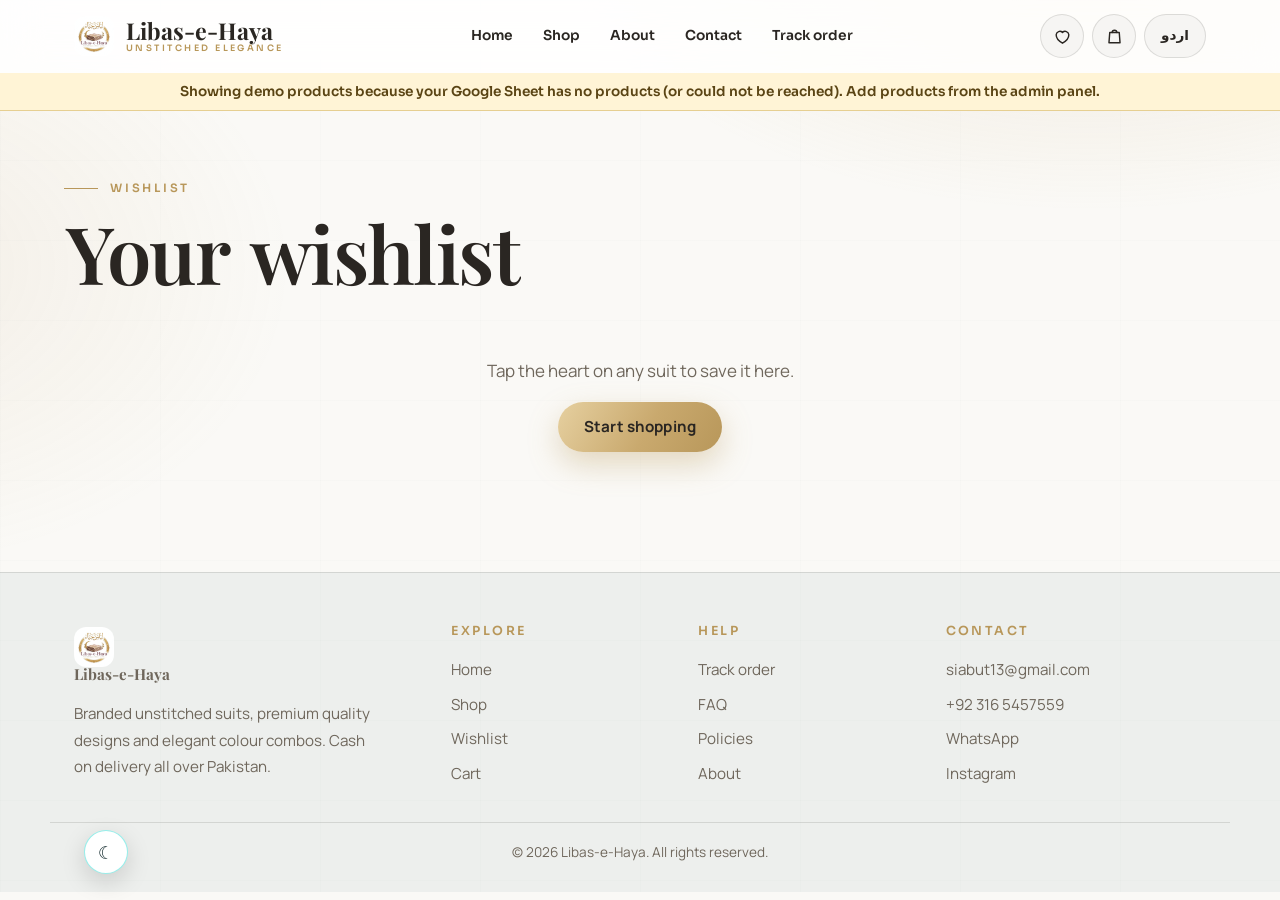
<file: wishlist.html>
<!doctype html>
<html lang="en"><head><meta charset="utf-8"><meta name="viewport" content="width=device-width,initial-scale=1">
<title>Wishlist | Libas-e-Haya</title><meta name="description" content="Libas-e-Haya: branded unstitched suits in premium quality, cash on delivery all over Pakistan.">
<meta property="og:title" content="Wishlist | Libas-e-Haya"><meta property="og:image" content="assets/img/cover.webp"><meta name="theme-color" content="#031318"><link rel="icon" href="assets/img/logo.webp">
<link rel="preconnect" href="https://script.google.com"><link rel="preconnect" href="https://script.googleusercontent.com" crossorigin><link rel="preconnect" href="https://drive.google.com"><link rel="preconnect" href="https://fonts.googleapis.com"><link rel="preconnect" href="https://fonts.gstatic.com" crossorigin>
<link href="https://fonts.googleapis.com/css2?family=Playfair+Display:wght@500;600;700;800&family=Manrope:wght@400;600;700&family=Sora:wght@500;600;700&family=Noto+Nastaliq+Urdu:wght@400;600&display=swap" rel="stylesheet">
<link rel="stylesheet" href="assets/css/main.css"><link rel="stylesheet" href="assets/css/extra.css"><link rel="stylesheet" href="assets/css/pages.css"><link rel="stylesheet" href="assets/css/typography.css"><link rel="stylesheet" href="assets/css/light.css"><link rel="stylesheet" href="assets/css/cursor.css"><link rel="stylesheet" href="assets/css/responsive.css"></head>
<body data-page="wishlist"><a class="skip" href="#main">Skip to content</a><div id="hdr"></div><main id="main"><div class="wrap pg-hero"><span class="eyebrow" data-i18n="wish"></span><h1 class="split" data-i18n="wl.t"></h1></div><div class="wrap"><div class="pgrid" id="wlGrid"></div></div></main><div id="ftr"></div>
<script src="assets/lang/en.js"></script><script src="assets/lang/ur.js"></script><script src="assets/js/config.js"></script><script src="assets/js/i18n.js"></script><script src="assets/js/toast.js"></script><script src="assets/js/theme.js"></script><script src="assets/js/demo-products.js"></script><script src="assets/js/site.js"></script></body></html>
</file>
<file: assets/css/admin.css>
:root{--bg:#031318;--panel:#052029;--card:rgba(255,255,255,.045);--card2:rgba(255,255,255,.08);--line:rgba(120,235,235,.14);--text:#eaf8f8;--muted:#86adb0;
  --accent:#2fe0d8;--blue:#5ab8ff;--gold:#e6c27a;--danger:#ff6b81;--head:'Sora',system-ui,sans-serif;--body:'Manrope',system-ui,sans-serif;--serif:'Cormorant Garamond',Georgia,serif}
@property --a{syntax:'<angle>';initial-value:0deg;inherits:false}
*{box-sizing:border-box;margin:0;padding:0}
html{color-scheme:dark}
body{background:#031318;color:var(--text);font-family:var(--body);line-height:1.5;-webkit-font-smoothing:antialiased;min-height:100vh;overflow-x:hidden}
body::before{content:"";position:fixed;inset:0;z-index:-2;background:radial-gradient(900px 520px at 88% -8%,rgba(47,224,216,.18),transparent 60%),radial-gradient(700px 480px at -8% 105%,rgba(230,194,122,.10),transparent 60%),linear-gradient(180deg,#04222b,#031318 55%)}
body::after{content:"";position:fixed;z-index:-1;pointer-events:none;inset:0 0 0 -160px;animation:drift 40s linear infinite;background-size:160px 80px;
  background-image:url("data:image/svg+xml,%3Csvg xmlns='http://www.w3.org/2000/svg' width='160' height='80' viewBox='0 0 160 80'%3E%3Cpath d='M0 20 Q20 4 40 20 T80 20 T120 20 T160 20' fill='none' stroke='%232fe0d8' stroke-opacity='.10'/%3E%3Cpath d='M0 60 Q20 76 40 60 T80 60 T120 60 T160 60' fill='none' stroke='%23e6c27a' stroke-opacity='.06'/%3E%3C/svg%3E")}
@keyframes drift{to{transform:translateX(160px)}}
button{font:inherit;color:inherit;cursor:pointer;border:0;background:none}
input,select,textarea{font:inherit;color:inherit}
a{color:inherit;text-decoration:none}
img{display:block;max-width:100%}
:focus-visible{outline:2px solid var(--accent);outline-offset:2px;border-radius:8px}
[hidden]{display:none!important}

/* buttons / fields */
.btn{display:inline-flex;align-items:center;justify-content:center;gap:8px;height:42px;padding:0 20px;border-radius:12px;font-weight:700;font-size:.88rem;transition:.25s;border:1px solid var(--line);background:var(--card)}
.btn:hover{border-color:rgba(47,224,216,.6);transform:translateY(-2px);box-shadow:0 8px 24px rgba(47,224,216,.12)}
.btn.primary{background:linear-gradient(120deg,#2fe0d8,#8ff5ec);color:#02161a;border:0;box-shadow:0 8px 28px rgba(47,224,216,.28)}
.btn.primary:hover{box-shadow:0 12px 36px rgba(47,224,216,.45)}
.btn.danger:hover{border-color:var(--danger);color:var(--danger);box-shadow:none}
.btn.sm{height:34px;padding:0 13px;font-size:.8rem;border-radius:10px}
.btn:disabled{opacity:.5;cursor:not-allowed;transform:none}
.field{display:flex;flex-direction:column;gap:6px;margin-bottom:14px}
.field label{font-size:.76rem;font-weight:700;color:var(--muted);letter-spacing:.4px}
.field input,.field select,.field textarea{width:100%;border-radius:12px;border:1px solid var(--line);background:rgba(0,0,0,.30);padding:11px 14px;outline:none;transition:.2s}
.field select option,.filters select option,.ocard select option{background:#052029}
.field input:focus,.field select:focus,.field textarea:focus{border-color:rgba(47,224,216,.7);box-shadow:0 0 0 4px rgba(47,224,216,.12)}

/* HUD cards: spotlight + corner brackets */
.stat,.panel,.pcard,.ocard,.msg{position:relative;isolation:isolate}
.stat::before,.panel::before,.pcard::before,.ocard::before{content:"";position:absolute;inset:0;border-radius:inherit;z-index:-1;pointer-events:none;opacity:0;transition:opacity .3s;
  background:radial-gradient(320px circle at var(--mx,50%) var(--my,0%),rgba(47,224,216,.14),transparent 60%)}
.stat:hover::before,.panel:hover::before,.pcard:hover::before,.ocard:hover::before{opacity:1}
.stat::after,.panel::after{content:"";position:absolute;right:10px;bottom:10px;width:14px;height:14px;border-right:2px solid rgba(47,224,216,.55);border-bottom:2px solid rgba(47,224,216,.55);border-radius:0 0 6px 0;pointer-events:none;transition:.3s}
.stat:hover::after,.panel:hover::after{width:22px;height:22px;border-color:var(--accent)}

/* login */
.login{min-height:100vh;display:grid;place-items:center;padding:20px}
.login-card{position:relative;width:min(420px,100%);padding:38px 34px 34px;border-radius:30px;background:linear-gradient(160deg,rgba(255,255,255,.09),rgba(255,255,255,.02));backdrop-filter:blur(18px);-webkit-backdrop-filter:blur(18px);text-align:center;box-shadow:0 40px 100px rgba(0,0,0,.6),0 0 90px rgba(47,224,216,.12)}
.login-card::before{content:"";position:absolute;inset:0;border-radius:30px;padding:1.5px;pointer-events:none;
  background:conic-gradient(from var(--a),#2fe0d8,rgba(47,224,216,.05) 30%,#e6c27a 55%,rgba(230,194,122,.05) 80%,#2fe0d8);
  -webkit-mask:linear-gradient(#000 0 0) content-box,linear-gradient(#000 0 0);-webkit-mask-composite:xor;mask:linear-gradient(#000 0 0) content-box exclude,linear-gradient(#000 0 0);animation:rot 7s linear infinite}
@keyframes rot{to{--a:360deg}}
.mark{width:84px;height:84px;margin:0 auto 18px;border-radius:50%;overflow:hidden;background:#fff;border:3px solid #e6c27a;box-shadow:0 0 0 6px rgba(47,224,216,.14),0 0 46px rgba(47,224,216,.35);flex:none}
.mark img{width:100%;height:100%;object-fit:cover}
.login-card h1{font:700 2rem var(--serif);margin-bottom:4px;letter-spacing:.2px}
.login-card h1 span{background:linear-gradient(100deg,#2fe0d8,#f3dca4);-webkit-background-clip:text;background-clip:text;color:transparent}
.login-card p{color:var(--muted);font-size:.9rem;margin-bottom:20px}
.login-card .field{text-align:left}
.err{color:var(--danger);font-size:.85rem;min-height:1.3em;margin-bottom:10px;word-break:break-word}
.status{font-size:.78rem;font-weight:600;padding:9px 12px;border-radius:12px;margin-bottom:16px;border:1px solid var(--line);background:var(--card);color:var(--muted);text-align:left;word-break:break-word}
.status.ok{color:var(--accent);border-color:rgba(47,224,216,.45)}.status.warn{color:var(--gold);border-color:rgba(230,194,122,.5)}.status.bad{color:var(--danger);border-color:rgba(255,107,129,.5)}

/* layout */
.app{display:grid;grid-template-columns:260px 1fr;min-height:100vh}
.side{position:sticky;top:0;height:100vh;padding:22px 16px;border-right:1px solid var(--line);background:linear-gradient(180deg,rgba(5,32,41,.85),rgba(3,19,24,.92));backdrop-filter:blur(14px);display:flex;flex-direction:column;gap:6px}
.brand{display:flex;align-items:center;gap:12px;padding:4px 8px 24px}
.brand .mark{width:46px;height:46px;margin:0;border-width:2px;box-shadow:0 0 0 4px rgba(47,224,216,.12),0 0 24px rgba(47,224,216,.3)}
.brand b{font:700 1.3rem var(--serif);line-height:1;display:block}
.brand small{display:block;color:var(--accent);font:700 .58rem var(--body);letter-spacing:3px;margin-top:4px}
.tab{position:relative;display:flex;align-items:center;gap:12px;padding:12px 14px;border-radius:14px;color:var(--muted);font-weight:600;font-size:.92rem;transition:.25s;text-align:left;width:100%}
.tab:hover{background:var(--card);color:var(--text);transform:translateX(3px)}
.tab.on{background:linear-gradient(90deg,rgba(47,224,216,.20),rgba(47,224,216,.03));color:var(--text);box-shadow:inset 3px 0 0 var(--accent),0 0 30px rgba(47,224,216,.08)}
.tab.on svg{color:var(--accent);filter:drop-shadow(0 0 6px rgba(47,224,216,.7))}
.tab .n{margin-left:auto;background:var(--accent);color:#02161a;font:700 .7rem var(--body);padding:1px 8px;border-radius:99px;box-shadow:0 0 14px rgba(47,224,216,.6)}
.side .sp{flex:1}
.main{padding:28px clamp(16px,3vw,44px) 60px;min-width:0}
.top{display:flex;justify-content:space-between;align-items:center;gap:14px;flex-wrap:wrap;margin-bottom:26px}
.top h2{font:700 1.9rem var(--head);letter-spacing:-.6px;background:linear-gradient(100deg,#fff,#bff3ef);-webkit-background-clip:text;background-clip:text;color:transparent}
.top .sub{color:var(--muted);font-size:.88rem}
.top .acts{display:flex;gap:10px;flex-wrap:wrap;align-items:center}
.live{display:inline-flex;align-items:center;gap:8px;padding:8px 14px;border-radius:99px;font:700 .74rem var(--body);letter-spacing:.4px;border:1px solid rgba(47,224,216,.4);background:rgba(47,224,216,.08);color:var(--accent)}
.live i{width:8px;height:8px;border-radius:50%;background:var(--accent);box-shadow:0 0 0 0 rgba(47,224,216,.7);animation:ping 2s infinite}
.live.demo{color:var(--gold);border-color:rgba(230,194,122,.5);background:rgba(230,194,122,.08)}.live.demo i{background:var(--gold)}
@keyframes ping{70%{box-shadow:0 0 0 9px rgba(47,224,216,0)}100%{box-shadow:0 0 0 0 rgba(47,224,216,0)}}

/* stats */
.stats{display:grid;grid-template-columns:repeat(4,1fr);gap:16px;margin-bottom:18px}
.stat{padding:20px 20px 18px;border-radius:22px;border:1px solid var(--line);background:linear-gradient(160deg,rgba(255,255,255,.07),rgba(255,255,255,.02));overflow:hidden;transition:.3s}

.stat:hover{transform:translateY(-4px);border-color:rgba(47,224,216,.5);box-shadow:0 20px 50px rgba(0,0,0,.4),0 0 40px rgba(47,224,216,.10)}
.stat small{color:var(--muted);font-weight:700;font-size:.74rem;letter-spacing:.5px;text-transform:uppercase}
.stat b{display:block;font:700 1.9rem var(--head);margin-top:8px;letter-spacing:-.8px;background:linear-gradient(100deg,#fff,var(--g,#9ff3ee));-webkit-background-clip:text;background-clip:text;color:transparent}
.stat span{font-size:.78rem;color:var(--muted)}
.cols{display:grid;grid-template-columns:1.4fr 1fr;gap:16px}
.panel{padding:22px;border-radius:24px;border:1px solid var(--line);background:linear-gradient(160deg,rgba(255,255,255,.06),rgba(255,255,255,.02));transition:border-color .3s}
.panel:hover{border-color:rgba(47,224,216,.35)}
.panel h3{font:700 1rem var(--head);margin-bottom:16px;display:flex;justify-content:space-between;align-items:center}
.bars{display:flex;align-items:flex-end;gap:12px;height:180px;padding-top:10px}
.bar{flex:1;display:flex;flex-direction:column;align-items:center;gap:8px;height:100%;justify-content:flex-end}
.bar i{display:block;width:100%;max-width:48px;border-radius:12px 12px 4px 4px;background:linear-gradient(180deg,#8ff5ec,#2fe0d8 40%,rgba(47,224,216,.12));min-height:4px;box-shadow:0 0 22px rgba(47,224,216,.35);transform-origin:bottom;animation:grow .9s cubic-bezier(.2,.8,.2,1) both}
@keyframes grow{from{transform:scaleY(.02)}}
.bar em{font-style:normal;font-size:.7rem;color:var(--muted)}.bar b{font-size:.8rem}
.list-row{display:flex;justify-content:space-between;align-items:center;gap:10px;padding:11px 0;border-bottom:1px solid var(--line);font-size:.9rem}
.list-row:last-child{border:0}
.muted{color:var(--muted)}

/* products */
.pgrid{display:grid;grid-template-columns:repeat(auto-fill,minmax(250px,1fr));gap:20px}
.pcard{border-radius:22px;border:1px solid var(--line);background:linear-gradient(160deg,rgba(255,255,255,.06),rgba(255,255,255,.02));padding:10px;display:flex;flex-direction:column;transition:.3s}
.pcard:hover{border-color:rgba(47,224,216,.5);transform:translateY(-5px);box-shadow:0 24px 60px rgba(0,0,0,.45),0 0 36px rgba(47,224,216,.10)}
.pcard.hid{opacity:.55;filter:saturate(.5)}
.pimg{aspect-ratio:4/3;border-radius:15px;overflow:hidden;position:relative;background:#06252e}
.pimg img{width:100%;height:100%;object-fit:cover;transition:transform .6s}
.pcard:hover .pimg img{transform:scale(1.06)}
.ph{width:100%;height:100%;display:grid;place-items:center;color:var(--muted);font:600 .75rem var(--body);text-align:center;background:repeating-linear-gradient(135deg,rgba(255,255,255,.035) 0 12px,rgba(255,255,255,.015) 12px 24px);border:1px dashed rgba(255,255,255,.16);border-radius:13px}
.chip{display:inline-block;padding:3px 11px;border-radius:99px;font:700 .7rem var(--body);border:1px solid var(--line);background:rgba(3,19,24,.75);backdrop-filter:blur(6px)}
.chip.ok{color:var(--accent);border-color:rgba(47,224,216,.5)}.chip.warn{color:var(--gold);border-color:rgba(230,194,122,.55)}.chip.bad{color:var(--danger);border-color:rgba(255,107,129,.55)}.chip.blue{color:var(--blue);border-color:rgba(90,184,255,.55)}
.pimg .chip{position:absolute;left:10px;top:10px}
.pbody{padding:12px 6px 4px;flex:1}
.pbody h4{font:700 1.2rem var(--serif);line-height:1.2}
.pbody small{color:var(--muted)}
.pmeta{display:flex;justify-content:space-between;align-items:center;margin:10px 0 12px;font-weight:700}
.pmeta>span:first-child{font-family:var(--head);color:#f3dca4}
.pact{display:flex;gap:8px;flex-wrap:wrap}

/* orders */
.filters{display:flex;gap:10px;flex-wrap:wrap;margin-bottom:18px}
.filters input,.filters select{height:44px;border-radius:14px;border:1px solid var(--line);background:rgba(0,0,0,.28);padding:0 14px;outline:none;transition:.2s}
.filters input:focus,.filters select:focus{border-color:rgba(47,224,216,.7);box-shadow:0 0 0 4px rgba(47,224,216,.1)}
.filters input{flex:1;min-width:200px}
.ocard{border-radius:22px;border:1px solid var(--line);background:linear-gradient(160deg,rgba(255,255,255,.06),rgba(255,255,255,.02));padding:18px 20px;margin-bottom:14px;display:grid;grid-template-columns:1.1fr 1.2fr auto;gap:20px;align-items:start;transition:.25s}
.ocard:hover{border-color:rgba(47,224,216,.4)}
.ocard h4{font:700 .98rem var(--head);margin-bottom:2px}
.ocard .id{color:var(--accent);font:700 .8rem var(--body);letter-spacing:.6px}
.ocard p{font-size:.86rem;color:var(--muted)}
.items div{display:flex;justify-content:space-between;gap:12px;font-size:.88rem;padding:3px 0}
.items .tot{border-top:1px solid var(--line);margin-top:6px;padding-top:8px;font-weight:700;color:#f3dca4}
.ocard select{height:40px;border-radius:12px;border:1px solid var(--line);background:rgba(0,0,0,.35);padding:0 12px;font-weight:700;outline:none}
.ocard select:focus{border-color:var(--accent)}
.ocard .side-act{display:flex;flex-direction:column;gap:8px;min-width:150px}
.msg{padding:18px 20px;border-radius:20px;border:1px solid var(--line);background:linear-gradient(160deg,rgba(255,255,255,.06),rgba(255,255,255,.02));margin-bottom:12px}
.msg header{display:flex;justify-content:space-between;gap:10px;flex-wrap:wrap;margin-bottom:8px}
.msg p{white-space:pre-wrap;color:#cfe8e8;font-size:.92rem}
.empty{text-align:center;padding:60px 10px;color:var(--muted);border:1px dashed rgba(47,224,216,.25);border-radius:22px;background:rgba(47,224,216,.03)}

/* modal / toast */
.scrim{position:fixed;inset:0;z-index:50;background:rgba(1,10,13,.72);backdrop-filter:blur(6px);display:grid;place-items:center;padding:16px;opacity:0;pointer-events:none;transition:.25s}
.scrim.on{opacity:1;pointer-events:auto}
.modal{width:min(620px,100%);max-height:94vh;overflow:auto;border-radius:28px;border:1px solid rgba(47,224,216,.3);background:linear-gradient(160deg,#07303a,#041a21);padding:28px;transform:translateY(18px) scale(.98);transition:.3s;box-shadow:0 40px 100px rgba(0,0,0,.6),0 0 70px rgba(47,224,216,.10)}
.scrim.on .modal{transform:none}
.modal h3{font:700 1.7rem var(--serif);margin-bottom:18px}
.two{display:grid;grid-template-columns:1fr 1fr;gap:14px}
.upl{display:grid;grid-template-columns:130px 1fr;gap:16px;align-items:start;margin-bottom:14px}
.upl .pv{aspect-ratio:4/5;border-radius:16px;overflow:hidden;background:#06252e;border:1px solid var(--line)}
.upl .pv img{width:100%;height:100%;object-fit:cover}
.upl .hint{font-size:.78rem;color:var(--muted);margin-top:8px}
.m-foot{display:flex;gap:10px;justify-content:flex-end;margin-top:8px;flex-wrap:wrap}
.toast{position:fixed;left:50%;bottom:26px;z-index:200;translate:-50% 30px;opacity:0;padding:12px 22px;border-radius:99px;background:#07303a;border:1px solid rgba(47,224,216,.55);font-weight:600;font-size:.9rem;box-shadow:0 14px 40px rgba(0,0,0,.5),0 0 30px rgba(47,224,216,.15);transition:.35s;pointer-events:none;max-width:92vw;text-align:center}
.toast.on{opacity:1;translate:-50% 0}.toast.err{border-color:rgba(255,107,129,.6)}
.skel{height:120px;border-radius:22px;background:linear-gradient(100deg,var(--card) 30%,var(--card2) 50%,var(--card) 70%);background-size:200% 100%;animation:sk 1.3s infinite;margin-bottom:14px}
@keyframes sk{to{background-position:-200% 0}}

@media (max-width:1020px){
  .app{grid-template-columns:1fr}
  .side{position:fixed;top:auto;bottom:0;left:0;right:0;height:auto;z-index:40;flex-direction:row;padding:8px;border-right:0;border-top:1px solid var(--line);justify-content:space-around;background:rgba(3,19,24,.96)}
  .brand,.side .sp,.tab.logout{display:none}
  .tab{flex-direction:column;gap:3px;padding:8px 6px;font-size:.7rem;justify-content:center;text-align:center;flex:1}
  .tab:hover{transform:none}
  .tab.on{box-shadow:inset 0 3px 0 var(--accent)}
  .tab .n{position:absolute;margin:0;transform:translate(16px,-10px)}
  .main{padding-bottom:100px}
  .stats{grid-template-columns:repeat(2,1fr)}
  .cols{grid-template-columns:1fr}
  .ocard{grid-template-columns:1fr}
  .ocard .side-act{flex-direction:row;flex-wrap:wrap}
  .mobile-out{display:inline-flex!important}
}
.mobile-out{display:none!important}
@media (max-width:560px){.two{grid-template-columns:1fr}.upl{grid-template-columns:100px 1fr}.stat b{font-size:1.4rem}.top h2{font-size:1.5rem}}
@media (prefers-reduced-motion:reduce){*{animation:none!important;transition:none!important}}


/* =====================================================================
   INTERACTIVE MOTION LAYER
   ===================================================================== */
#fx{position:fixed;inset:0;width:100%;height:100%;z-index:-1;pointer-events:none}
#glow{position:fixed;left:0;top:0;width:560px;height:560px;margin:-280px 0 0 -280px;border-radius:50%;pointer-events:none;z-index:-1;
  background:radial-gradient(circle,rgba(47,224,216,.13),rgba(230,194,122,.04) 45%,transparent 66%);transform:translate3d(-999px,-999px,0);will-change:transform}
body::after{opacity:.55}

/* stagger entrance */
.in{animation:rise .65s cubic-bezier(.2,.8,.2,1) backwards;animation-delay:calc(var(--i,0)*55ms)}
@keyframes rise{from{opacity:0;transform:translateY(18px) scale(.98)}}
.pop{animation:pop .5s cubic-bezier(.2,.9,.3,1.2)}
@keyframes pop{from{opacity:0;transform:translateY(10px);filter:blur(4px)}}

/* 3D tilt */
.tilt{transform:perspective(900px) translateY(var(--ty,0px)) rotateX(var(--rx,0deg)) rotateY(var(--ry,0deg));transition:transform .22s ease-out,border-color .3s,box-shadow .3s;transform-style:preserve-3d}
.tilt:hover{--ty:-5px}
.login-card.tilt:hover{--ty:0px}

/* sidebar sliding indicator */
.tabs{position:relative;display:flex;flex-direction:column;gap:6px}
.tabs .ind{position:absolute;left:0;right:0;top:0;height:46px;border-radius:14px;opacity:0;pointer-events:none;
  background:linear-gradient(90deg,rgba(47,224,216,.24),rgba(47,224,216,.04));box-shadow:inset 3px 0 0 var(--accent),0 0 34px rgba(47,224,216,.12);
  transition:transform .55s cubic-bezier(.3,1.35,.5,1),height .4s,opacity .3s}
.tab{z-index:1}
.tab.on{background:none;box-shadow:none}
.tab svg{transition:transform .35s cubic-bezier(.3,1.5,.5,1)}
.tab:hover svg{transform:scale(1.18) rotate(-6deg)}
.cmdbtn{display:flex;align-items:center;justify-content:space-between;gap:8px;width:100%;padding:11px 14px;border-radius:14px;border:1px solid var(--line);background:var(--card);color:var(--muted);font-weight:600;font-size:.84rem;transition:.25s;margin-bottom:8px}
.cmdbtn:hover{border-color:rgba(47,224,216,.55);color:var(--text);box-shadow:0 0 24px rgba(47,224,216,.12)}
kbd{font:700 .68rem var(--body);padding:2px 7px;border-radius:7px;border:1px solid var(--line);background:rgba(0,0,0,.3);color:var(--muted)}

/* buttons: magnetic + ripple */
.btn{position:relative;overflow:hidden;transform:translate(var(--tx,0px),calc(var(--ty,0px) - var(--hy,0px)));transition:transform .18s ease-out,border-color .25s,box-shadow .25s}
.btn:hover{--hy:2px;transform:translate(var(--tx,0px),calc(var(--ty,0px) - var(--hy,0px)))}
.ripple{position:absolute;border-radius:50%;pointer-events:none;background:rgba(255,255,255,.4);transform:scale(0);animation:rp .6s ease-out forwards}
@keyframes rp{to{transform:scale(1);opacity:0}}

/* chart */
.chead{display:flex;justify-content:space-between;align-items:flex-start;gap:14px;flex-wrap:wrap;margin-bottom:8px}
.chead small{color:var(--muted);font-weight:700;font-size:.72rem;letter-spacing:.5px;text-transform:uppercase}
.chead .big{font:700 1.8rem var(--head);letter-spacing:-.6px;background:linear-gradient(100deg,#fff,#9ff3ee);-webkit-background-clip:text;background-clip:text;color:transparent}
.ctrl{display:flex;gap:8px;flex-wrap:wrap}
.seg{position:relative;display:inline-flex;padding:3px;border-radius:12px;border:1px solid var(--line);background:rgba(0,0,0,.25)}
.seg button{position:relative;z-index:1;padding:6px 12px;border-radius:9px;font:700 .74rem var(--body);color:var(--muted);transition:color .25s,background .25s}
.seg button:hover{color:var(--text)}
.seg button.on{background:linear-gradient(120deg,rgba(47,224,216,.3),rgba(47,224,216,.1));color:var(--text);box-shadow:0 0 18px rgba(47,224,216,.18)}
.chartwrap{position:relative}
.chart{position:relative;height:230px;touch-action:pan-y}
.chart svg{display:block;width:100%;height:100%;overflow:visible}
.chart .ln{fill:none;stroke:url(#lg);stroke-width:3;stroke-linecap:round;filter:drop-shadow(0 0 8px rgba(47,224,216,.6));stroke-dasharray:1;stroke-dashoffset:1;animation:draw 1.3s cubic-bezier(.3,.8,.3,1) forwards}
@keyframes draw{to{stroke-dashoffset:0}}
.chart .ar{fill:url(#ag);opacity:0;animation:fadein 1s .5s forwards}
@keyframes fadein{to{opacity:1}}
.chart .gl{stroke:rgba(255,255,255,.07);stroke-dasharray:3 5}
.chart text{fill:var(--muted);font:600 10px var(--body)}
.chart .cl{stroke:rgba(47,224,216,.55);stroke-dasharray:4 4;opacity:0;transition:opacity .2s}
.chart .cd{fill:#031318;stroke:var(--accent);stroke-width:3;opacity:0;transition:opacity .2s,cx .12s ease-out,cy .12s ease-out;filter:drop-shadow(0 0 8px var(--accent))}
.chart .hit{fill:transparent}
.chart.hv .cl,.chart.hv .cd{opacity:1}
.tip{position:absolute;pointer-events:none;z-index:3;padding:8px 12px;border-radius:12px;background:rgba(3,25,32,.92);border:1px solid rgba(47,224,216,.55);box-shadow:0 14px 40px rgba(0,0,0,.5);font:700 .8rem var(--body);white-space:nowrap;opacity:0;transform:translate(-50%,-120%);transition:opacity .15s,left .12s ease-out,top .12s ease-out}
.tip small{display:block;color:var(--muted);font-weight:600;font-size:.68rem}
.tip.on{opacity:1}

/* status distribution */
.dist{display:flex;flex-direction:column;gap:6px}
.drow{display:grid;grid-template-columns:96px 1fr 34px;align-items:center;gap:12px;padding:8px 8px;border-radius:12px;text-align:left;width:100%;transition:.25s}
.drow:hover{background:var(--card2);transform:translateX(4px)}
.drow span{font-weight:700;font-size:.84rem}
.drow .trk{height:10px;border-radius:99px;background:rgba(255,255,255,.07);overflow:hidden}
.drow .trk i{display:block;height:100%;border-radius:99px;width:var(--w,0%);background:linear-gradient(90deg,var(--c,#2fe0d8),rgba(255,255,255,.7));box-shadow:0 0 14px var(--c,#2fe0d8);transform-origin:left;animation:fillbar 1s cubic-bezier(.2,.8,.2,1) backwards}
@keyframes fillbar{from{width:0}}
.drow b{text-align:right;font:700 .9rem var(--head)}

/* order pipeline */
.ocard .pipe-wrap{grid-column:1/-1;padding-top:6px;border-top:1px dashed var(--line)}
.pipe{position:relative;display:flex;justify-content:space-between;max-width:520px;margin:10px auto 0}
.pipe::before{content:"";position:absolute;left:30px;right:30px;top:15px;height:3px;border-radius:3px;background:rgba(255,255,255,.1)}
.pipe .fill{position:absolute;left:30px;top:15px;height:3px;border-radius:3px;width:calc((100% - 60px) * var(--p,0));background:linear-gradient(90deg,#2fe0d8,#e6c27a);box-shadow:0 0 14px rgba(47,224,216,.7);transition:width .8s cubic-bezier(.2,.8,.2,1)}
.step{position:relative;z-index:1;display:flex;flex-direction:column;align-items:center;gap:6px;width:60px;font:700 .68rem var(--body);color:var(--muted);transition:color .25s}
.step i{width:32px;height:32px;border-radius:50%;display:grid;place-items:center;font-style:normal;font-size:.78rem;background:#06252e;border:2px solid rgba(255,255,255,.16);transition:transform .35s cubic-bezier(.3,1.6,.5,1),background .3s,border-color .3s,box-shadow .3s}
.step:hover{color:var(--text)}.step:hover i{transform:scale(1.2);border-color:var(--accent)}
.step.done{color:var(--text)}
.step.done i{background:var(--accent);border-color:var(--accent);color:#02161a;box-shadow:0 0 18px rgba(47,224,216,.6)}
.step.cur i{animation:pulse 2.2s infinite}
@keyframes pulse{0%{box-shadow:0 0 0 0 rgba(47,224,216,.65)}70%{box-shadow:0 0 0 12px rgba(47,224,216,0)}100%{box-shadow:0 0 0 0 rgba(47,224,216,0)}}
.ocard.cx .pipe{opacity:.35;filter:grayscale(.6)}
.ocard.cx h4{text-decoration:line-through;text-decoration-color:rgba(255,107,129,.7)}
.ocard .side-act{align-items:stretch}

/* command palette */
.cmd{position:fixed;inset:0;z-index:300;display:grid;align-items:start;justify-items:center;padding:12vh 16px 16px;background:rgba(1,10,13,.7);backdrop-filter:blur(8px);opacity:0;pointer-events:none;transition:opacity .2s}
.cmd.on{opacity:1;pointer-events:auto}
.cmd-box{width:min(580px,100%);border-radius:22px;border:1px solid rgba(47,224,216,.4);background:linear-gradient(160deg,#07303a,#041a21);box-shadow:0 40px 100px rgba(0,0,0,.65),0 0 70px rgba(47,224,216,.14);overflow:hidden;transform:translateY(-14px) scale(.97);transition:transform .3s cubic-bezier(.2,.9,.3,1.2)}
.cmd.on .cmd-box{transform:none}
.cmd-box input{width:100%;padding:18px 22px;background:transparent;border:0;border-bottom:1px solid var(--line);outline:none;font-size:1rem}
.cmd-list{max-height:50vh;overflow:auto;padding:8px}
.cmd-item{display:flex;align-items:center;justify-content:space-between;gap:10px;width:100%;padding:12px 14px;border-radius:12px;text-align:left;font-weight:600;font-size:.92rem;color:var(--muted);transition:background .15s,color .15s,transform .15s}
.cmd-item.on{background:linear-gradient(90deg,rgba(47,224,216,.22),rgba(47,224,216,.04));color:var(--text);transform:translateX(4px);box-shadow:inset 3px 0 0 var(--accent)}
.cmd-empty{padding:22px;text-align:center;color:var(--muted);font-size:.9rem}

/* toast progress */
.toast{overflow:hidden}
.toast::after{content:"";position:absolute;left:0;bottom:0;height:3px;width:100%;background:linear-gradient(90deg,var(--accent),var(--gold));transform-origin:left;transform:scaleX(0)}
.toast.on::after{animation:tp 3s linear forwards}
@keyframes tp{from{transform:scaleX(1)}to{transform:scaleX(0)}}

/* product card image parallax shine */
.pimg::after{content:"";position:absolute;inset:0;pointer-events:none;background:linear-gradient(115deg,transparent 35%,rgba(255,255,255,.18) 50%,transparent 65%);transform:translateX(-120%);transition:transform .8s}
.pcard:hover .pimg::after{transform:translateX(120%)}

@media (max-width:1020px){
  .tabs{display:flex;flex-direction:row;flex:1;gap:0}
  .tabs .ind,.cmdbtn{display:none}
  .tab.on{box-shadow:inset 0 3px 0 var(--accent);background:linear-gradient(180deg,rgba(47,224,216,.14),transparent)}
  .drow{grid-template-columns:80px 1fr 30px}
}
@media (max-width:560px){.chart{height:190px}.chead .big{font-size:1.45rem}.pipe{max-width:100%}.step{width:52px}}
@media (hover:none){#glow{display:none}}
@media (prefers-reduced-motion:reduce){#glow,#fx{display:none}.in,.pop{animation:none!important}.chart .ln{stroke-dashoffset:0}.chart .ar{opacity:1}}
</file>
<file: assets/css/rtl.css>
#lhLang{position:fixed;inset-block-end:18px;inset-inline-start:18px;z-index:9999;height:44px;min-width:56px;padding:0 16px;border-radius:999px;border:1px solid rgba(47,224,216,.5);background:rgba(5,32,41,.92);color:#eaf3f0;font-weight:700;cursor:pointer;box-shadow:0 8px 24px rgba(0,0,0,.4)}
#lhLang:hover{background:#2fe0d8;color:#03120d}
html[dir=rtl] body{font-family:'Noto Nastaliq Urdu','Manrope',sans-serif;line-height:2.1}
html[dir=rtl] h1,html[dir=rtl] h2,html[dir=rtl] h3,html[dir=rtl] h4,html[dir=rtl] .logo-text{font-family:'Noto Nastaliq Urdu',serif;line-height:1.9}
html[dir=rtl] .logo-text{letter-spacing:0}html[dir=rtl] .btn,html[dir=rtl] .nav a{line-height:1.6}
html[dir=rtl] input,html[dir=rtl] textarea,html[dir=rtl] select{text-align:start}
.product .p-img,.product h3{cursor:pointer}
</file>
<file: assets/css/light.css>
#lhTheme{position:fixed;inset-block-end:18px;inset-inline-start:84px;z-index:9999;width:44px;height:44px;border-radius:50%;border:1px solid rgba(47,224,216,.5);background:rgba(5,32,41,.92);color:#eaf3f0;font-size:1.1rem;cursor:pointer;box-shadow:0 8px 24px rgba(0,0,0,.4)}
html[data-theme=light]{color-scheme:light;--bg:#f4faf9;--bg2:#ffffff;--panel:#ffffff;--card:rgba(10,60,60,.045);--card2:rgba(10,60,60,.08);--line:rgba(10,60,60,.14);--text:#10282b;--muted:#4f6b6e;--accent:#079a94;--accent-2:#2477c9;--blue:#2477c9;--danger:#d6304a;--gold:#9a7418}
html[data-theme=light] body{background:#f4faf9;color:#10282b}
html[data-theme=light] body::before{background:radial-gradient(900px 500px at 85% -10%,rgba(7,154,148,.14),transparent 60%),radial-gradient(700px 500px at -10% 30%,rgba(36,119,201,.08),transparent 60%),#f4faf9}
html[data-theme=light] body::after{opacity:.35;background-image:linear-gradient(rgba(10,60,60,.06) 1px,transparent 1px),linear-gradient(90deg,rgba(10,60,60,.06) 1px,transparent 1px)}
html[data-theme=light] .header{background:rgba(255,255,255,.82)}
html[data-theme=light] .btn-primary,html[data-theme=light] .btn.primary{color:#fff;background:linear-gradient(120deg,#079a94,#0fb8ae)}
html[data-theme=light] input,html[data-theme=light] textarea,html[data-theme=light] select,html[data-theme=light] .page input,html[data-theme=light] .page textarea,html[data-theme=light] .field input,html[data-theme=light] .field select,html[data-theme=light] .field textarea{background:#fff;color:#10282b}
html[data-theme=light] footer{background:rgba(255,255,255,.6)}
html[data-theme=light] .toast-x,html[data-theme=light] #lhLang,html[data-theme=light] #lhTheme{background:#fff;color:#10282b;box-shadow:0 8px 24px rgba(0,0,0,.15)}
html[data-theme=light] .lang-btn{color:#10282b}
html[data-theme=light] .site-h,html[data-theme=light] .site-h.sc{background:rgba(255,255,255,.85)}html[data-theme=light] .pc-w,html[data-theme=light] .pc-tag,html[data-theme=light] .badge1{background:rgba(255,255,255,.9);color:#10282b}html[data-theme=light] .btn-primary,html[data-theme=light] .chip.on,html[data-theme=light] .s-ic i{color:#fff}html[data-theme=light] .s-foot{background:rgba(10,60,60,.05)}
/* LUXURY cream theme (default): cream #FAF9F6, charcoal text, champagne-gold buttons */
html[data-theme=light]{--bg:#FAF9F6;--bg2:#fff;--panel:#fff;--card:rgba(42,38,34,.035);--card2:rgba(42,38,34,.07);--line:rgba(42,38,34,.13);--text:#2a2622;--muted:#6f675c;--accent:#8a6a2f;--accent-2:#a88650;--blue:#a88650;--gold:#b8975a;--danger:#b4412f;--btn:linear-gradient(120deg,#e6d0a0,#c9a96e 55%,#b8975a)}
html[data-theme=light] body{background:#FAF9F6;color:#2a2622}
html[data-theme=light] body::before{background:radial-gradient(900px 500px at 85% -10%,rgba(201,169,110,.22),transparent 60%),radial-gradient(700px 500px at -10% 30%,rgba(201,169,110,.12),transparent 60%),#FAF9F6}
html[data-theme=light] body::after{opacity:.25}
html[data-theme=light] .btn-primary,html[data-theme=light] .btn.primary{background:var(--btn);color:#2a2622;box-shadow:0 12px 30px rgba(184,151,90,.35)}
html[data-theme=light] .chip.on,html[data-theme=light] .s-ic i{background:var(--btn);color:#2a2622;border-color:#c9a96e}
html[data-theme=light] .pc-add{border-color:#b8975a;color:#8a6a2f}html[data-theme=light] .pc-add:hover:not(:disabled){background:var(--btn);color:#2a2622}
html[data-theme=light] .cta-box{background:radial-gradient(600px 240px at 50% 0,rgba(201,169,110,.28),transparent 70%),var(--card)}
html[data-theme=light] .pc:hover{box-shadow:0 26px 60px rgba(90,70,30,.18);border-color:#c9a96e}
html[data-theme=light] .glass{background:#fff}
</file>
<file: assets/css/cursor.css>
/* Calm custom cursor: pure CSS (no JavaScript, no lag, no trail). Gold-edged arrow, and a soft gold ring over clickable things.
   Text fields keep the normal I-beam. To go back to the normal browser cursor, delete this file's <link> from the pages. */
html{cursor:url("data:image/svg+xml,%3Csvg xmlns='http://www.w3.org/2000/svg' width='26' height='26' viewBox='0 0 26 26'%3E%3Cpath d='M4 2v17l4.6-4.2 3 6.7 2.8-1.3-3-6.6 6.3-.4z' fill='%232a2622' stroke='%23fff' stroke-width='3' stroke-linejoin='round' paint-order='stroke'/%3E%3Cpath d='M4 2v17l4.6-4.2 3 6.7 2.8-1.3-3-6.6 6.3-.4z' fill='%232a2622' stroke='%23c9a96e' stroke-width='1.2' stroke-linejoin='round'/%3E%3C/svg%3E") 4 2,auto}
html :is(a,button,[role=button],summary,label,select,.chip,.s-ic,[data-a],[data-w],.pc-i,.pd-img,.toggle button,input[type=submit],input[type=checkbox],input[type=radio]),
html :is(a,button,[role=button],summary,label,select,.chip,.s-ic,[data-a],[data-w]) *{cursor:url("data:image/svg+xml,%3Csvg xmlns='http://www.w3.org/2000/svg' width='34' height='34' viewBox='0 0 34 34'%3E%3Ccircle cx='17' cy='17' r='12' fill='rgba(201,169,110,.28)' stroke='%23fff' stroke-width='4.5'/%3E%3Ccircle cx='17' cy='17' r='12' fill='none' stroke='%23b8975a' stroke-width='2'/%3E%3Ccircle cx='17' cy='17' r='2.6' fill='%23b8975a' stroke='%23fff' stroke-width='1'/%3E%3C/svg%3E") 17 17,pointer!important}
html input:not([type=submit]):not([type=checkbox]):not([type=radio]),html textarea{cursor:text}
@media(hover:none),(pointer:coarse){html,html *{cursor:auto!important}}
</file>
<file: assets/css/main.css>
:root{
  --bg:#031318; --bg2:#052029; --card:rgba(255,255,255,.045); --card2:rgba(255,255,255,.07);
  --line:rgba(255,255,255,.10); --text:#eaf3f0; --muted:#8ea3a0;
  --accent:#2fe0d8; --accent-2:#5ab8ff; --gold:#e6c27a; --danger:#ff6b81;
  --radius:20px; --head:'Sora',system-ui,sans-serif; --body:'Manrope',system-ui,sans-serif;
}
*{box-sizing:border-box;margin:0;padding:0}
html{scroll-behavior:smooth;scroll-padding-top:90px}
body{background:var(--bg);color:var(--text);font-family:var(--body);line-height:1.6;overflow-x:hidden;-webkit-font-smoothing:antialiased}
body::before{content:"";position:fixed;inset:0;z-index:-2;background:
  radial-gradient(900px 500px at 85% -10%,rgba(47,224,216,.14),transparent 60%),
  radial-gradient(700px 500px at -10% 30%,rgba(90,184,255,.10),transparent 60%),var(--bg)}
body::after{content:"";position:fixed;inset:0;z-index:-1;pointer-events:none;opacity:.5;
  background-image:linear-gradient(rgba(255,255,255,.035) 1px,transparent 1px),linear-gradient(90deg,rgba(255,255,255,.035) 1px,transparent 1px);
  background-size:56px 56px;-webkit-mask-image:radial-gradient(ellipse at 50% 20%,#000 20%,transparent 75%);mask-image:radial-gradient(ellipse at 50% 20%,#000 20%,transparent 75%)}
a{color:inherit;text-decoration:none}
button{font:inherit;color:inherit;cursor:pointer;border:0;background:none}
input,textarea{font:inherit;color:inherit}
img{max-width:100%;display:block}
svg{display:block}
.wrap{width:min(1200px,100% - 40px);margin-inline:auto}
:focus-visible{outline:2px solid var(--accent);outline-offset:3px;border-radius:8px}

/* ---------- header ---------- */
.header{position:sticky;top:0;z-index:50;backdrop-filter:blur(18px);-webkit-backdrop-filter:blur(18px);background:rgba(3,19,24,.72);border-bottom:1px solid var(--line)}
.header .wrap{display:grid;grid-template-columns:auto 1fr minmax(220px,340px) auto;align-items:center;gap:24px;height:74px}
.logo{display:flex;align-items:center;gap:11px}
.logo-mark{width:38px;height:38px;border-radius:12px;display:grid;place-items:center;background:linear-gradient(135deg,rgba(47,224,216,.22),rgba(90,184,255,.12));border:1px solid rgba(47,224,216,.35);box-shadow:0 0 24px rgba(47,224,216,.18)}
.logo-text{font-family:var(--head);font-weight:700;font-size:1.08rem;letter-spacing:.2px;line-height:1.1;white-space:nowrap}
@media (max-width:420px){.logo-text{font-size:.95rem}.logo-mark{width:34px;height:34px}.actions{gap:4px}.icon-btn{width:40px;height:40px}}
.logo-text small{display:block;font:600 .6rem var(--body);letter-spacing:2.4px;color:var(--accent);margin-top:3px}
.nav{display:flex;gap:6px;justify-self:center}
.nav a{padding:8px 15px;border-radius:999px;font-weight:600;font-size:.92rem;color:var(--muted);transition:.25s}
.nav a:hover,.nav a.active{color:var(--text);background:var(--card2)}
.search{position:relative}
.search input{width:100%;height:44px;border-radius:999px;border:1px solid var(--line);background:var(--card);padding:0 16px 0 44px;outline:none;transition:.25s}
.search input::placeholder{color:var(--muted)}
.search input:focus{border-color:rgba(47,224,216,.6);background:var(--card2);box-shadow:0 0 0 4px rgba(47,224,216,.10)}
.search svg{position:absolute;left:15px;top:50%;translate:0 -50%;color:var(--muted);pointer-events:none}
.actions{display:flex;gap:6px;align-items:center}
.icon-btn{position:relative;width:44px;height:44px;border-radius:50%;display:grid;place-items:center;border:1px solid var(--line);background:var(--card);transition:.25s}
.icon-btn:hover{border-color:rgba(47,224,216,.55);background:var(--card2);transform:translateY(-2px)}
.badge{position:absolute;top:-4px;right:-4px;min-width:19px;height:19px;padding:0 5px;border-radius:99px;background:var(--accent);color:#04100c;font:700 .68rem var(--body);display:grid;place-items:center;transform:scale(0);transition:.25s}
.badge.on{transform:scale(1)}
.menu-btn{display:none}

/* ---------- buttons ---------- */
.btn{display:inline-flex;align-items:center;justify-content:center;gap:9px;height:50px;padding:0 26px;border-radius:999px;font-weight:700;font-size:.95rem;transition:.28s;position:relative;overflow:hidden}
.btn-primary{background:linear-gradient(120deg,var(--accent),#7af0d0);color:#03120d;box-shadow:0 10px 34px rgba(47,224,216,.28)}
.btn-primary:hover{transform:translateY(-3px);box-shadow:0 16px 44px rgba(47,224,216,.42)}
.btn-ghost{border:1px solid var(--line);background:var(--card)}
.btn-ghost:hover{border-color:rgba(47,224,216,.55);transform:translateY(-3px)}
.btn:disabled{opacity:.55;cursor:not-allowed;transform:none!important}
.btn.sm{height:42px;padding:0 18px;font-size:.88rem}

/* ---------- hero ---------- */
.hero{position:relative;padding:70px 0 90px;min-height:calc(100vh - 74px);display:flex;align-items:center}
.hero .wrap{display:grid;grid-template-columns:1.05fr .95fr;gap:40px;align-items:center}
.pill{display:inline-flex;align-items:center;gap:10px;padding:7px 16px 7px 9px;border-radius:999px;border:1px solid var(--line);background:var(--card);font-size:.82rem;font-weight:600;color:var(--muted)}
.pill i{width:8px;height:8px;border-radius:50%;background:var(--accent);box-shadow:0 0 0 0 rgba(47,224,216,.7);animation:ping 2s infinite;margin-left:6px}
@keyframes ping{70%{box-shadow:0 0 0 10px rgba(47,224,216,0)}100%{box-shadow:0 0 0 0 rgba(47,224,216,0)}}
.hero h1{font-family:var(--head);font-weight:800;font-size:clamp(2.5rem,5.6vw,4.6rem);line-height:1.04;letter-spacing:-1.5px;margin:22px 0 20px}
.grad{background:linear-gradient(100deg,var(--accent),var(--accent-2) 45%,var(--gold),var(--accent));background-size:240% 100%;-webkit-background-clip:text;background-clip:text;color:transparent;animation:flow 7s linear infinite}
@keyframes flow{to{background-position:240% 0}}
.hero p.lead{font-size:1.1rem;color:var(--muted);max-width:520px}
.cta{display:flex;gap:14px;flex-wrap:wrap;margin:34px 0 38px}
.perks{display:flex;gap:26px;flex-wrap:wrap}
.perk{display:flex;align-items:center;gap:11px;font-size:.88rem;font-weight:600;color:var(--muted)}
.perk b{width:36px;height:36px;border-radius:11px;display:grid;place-items:center;background:var(--card);border:1px solid var(--line);color:var(--accent)}

.orbit{position:relative;aspect-ratio:1/1;max-width:560px;margin-inline:auto;width:100%}
.ring{position:absolute;inset:0;margin:auto;border-radius:50%;border:1px dashed rgba(255,255,255,.14)}
.r1{width:100%;height:100%;animation:spin 60s linear infinite}
.r2{width:74%;height:74%;border-style:solid;border-color:rgba(47,224,216,.18);animation:spin 40s linear infinite reverse}
.r3{width:48%;height:48%;border-color:rgba(227,192,119,.25);animation:spin 28s linear infinite}
.ring::after{content:"";position:absolute;top:-5px;left:50%;width:10px;height:10px;border-radius:50%;background:var(--accent);box-shadow:0 0 18px var(--accent)}
.r2::after{background:var(--accent-2);box-shadow:0 0 18px var(--accent-2)}
.r3::after{background:var(--gold);box-shadow:0 0 18px var(--gold)}
@keyframes spin{to{transform:rotate(360deg)}}
.core{position:absolute;inset:0;margin:auto;width:26%;aspect-ratio:1;border-radius:50%;display:grid;place-items:center;background:radial-gradient(circle,rgba(47,224,216,.30),rgba(47,224,216,.04) 70%);box-shadow:0 0 90px rgba(47,224,216,.35);animation:breathe 5s ease-in-out infinite}
@keyframes breathe{50%{transform:scale(1.12);box-shadow:0 0 130px rgba(47,224,216,.5)}}
.fl{position:absolute;transition:transform .25s ease-out;will-change:transform}
.fl .card{width:100%;border-radius:22px;border:1px solid var(--line);background:linear-gradient(160deg,rgba(255,255,255,.10),rgba(255,255,255,.03));backdrop-filter:blur(14px);-webkit-backdrop-filter:blur(14px);padding:10px;box-shadow:0 24px 60px rgba(0,0,0,.45);animation:bob 6s ease-in-out infinite}
.fl .card .ph,.fl .card img{aspect-ratio:4/5;border-radius:14px;width:100%;object-fit:cover}
.fl .card span{display:block;font:600 .72rem var(--body);color:var(--muted);padding:8px 4px 2px}
.fl1{width:36%;left:2%;top:10%}.fl2{width:38%;right:0;top:30%}.fl2 .card{animation-delay:-2s}.fl3{width:32%;left:22%;bottom:0}.fl3 .card{animation-delay:-4s}
@keyframes bob{50%{transform:translateY(-16px)}}
.spark{position:absolute;border-radius:50%;background:#fff;opacity:.7;animation:twinkle 3s ease-in-out infinite}
@keyframes twinkle{50%{opacity:.1;transform:scale(.4)}}

/* placeholders */
.ph{position:relative;display:grid;place-items:center;overflow:hidden;
  background:repeating-linear-gradient(135deg,rgba(255,255,255,.035) 0 12px,rgba(255,255,255,.015) 12px 24px),linear-gradient(160deg,#08303a,#052029);
  border:1px dashed rgba(255,255,255,.16);color:var(--muted)}
.ph .ph-in{display:flex;flex-direction:column;align-items:center;gap:8px;font:600 .74rem var(--body);text-align:center;padding:10px}
.ph svg{opacity:.7}
.ph::after{content:"";position:absolute;inset:0;background:linear-gradient(110deg,transparent 35%,rgba(255,255,255,.07) 50%,transparent 65%);transform:translateX(-100%);animation:sheen 3.6s infinite}
@keyframes sheen{to{transform:translateX(100%)}}

/* ---------- marquee ---------- */
.marquee{border-block:1px solid var(--line);background:rgba(255,255,255,.02);overflow:hidden;padding:18px 0}
.track{display:flex;gap:56px;width:max-content;animation:scroll 32s linear infinite}
.track span{font:700 1.05rem var(--head);color:var(--muted);display:flex;align-items:center;gap:56px;white-space:nowrap}
.track span::after{content:"✦";color:var(--accent);font-size:.8rem}
@keyframes scroll{to{transform:translateX(-50%)}}

/* ---------- sections ---------- */
section{padding:100px 0;position:relative}
.eyebrow{font:700 .78rem var(--body);letter-spacing:3px;color:var(--accent);text-transform:uppercase}
.sec-title{font-family:var(--head);font-weight:700;font-size:clamp(1.9rem,3.6vw,2.9rem);letter-spacing:-.8px;line-height:1.12;margin:12px 0 14px}
.sec-sub{color:var(--muted);max-width:560px}
.sec-head{display:flex;justify-content:space-between;align-items:flex-end;gap:20px;flex-wrap:wrap;margin-bottom:48px}

/* products */
.grid{display:grid;grid-template-columns:repeat(3,1fr);gap:26px}
.product{position:relative;border-radius:var(--radius);border:1px solid var(--line);background:var(--card);padding:12px;transition:.35s;display:flex;flex-direction:column}
.product:hover{transform:translateY(-8px);border-color:rgba(47,224,216,.45);box-shadow:0 26px 60px rgba(0,0,0,.45),0 0 0 1px rgba(47,224,216,.12)}
.p-img{position:relative;border-radius:14px;overflow:hidden;aspect-ratio:4/5;background:#06252e}
.p-img img,.p-img .ph{width:100%;height:100%;object-fit:cover;border-radius:14px}
.p-img img{transition:transform .6s}
.product:hover .p-img img{transform:scale(1.06)}
.tag{position:absolute;left:12px;top:12px;padding:5px 12px;border-radius:99px;font:700 .72rem var(--body);background:rgba(3,19,24,.7);backdrop-filter:blur(8px);border:1px solid var(--line)}
.tag.out{background:rgba(255,107,129,.16);border-color:rgba(255,107,129,.5);color:var(--danger)}
.tag.low{border-color:rgba(227,192,119,.5);color:var(--gold)}
.heart{position:absolute;right:12px;top:12px;width:40px;height:40px;border-radius:50%;display:grid;place-items:center;background:rgba(3,19,24,.7);backdrop-filter:blur(8px);border:1px solid var(--line);transition:.25s}
.heart:hover{transform:scale(1.12)}
.heart.on{color:var(--danger);border-color:rgba(255,107,129,.5)}
.heart.on svg{fill:currentColor}
.p-body{padding:16px 6px 6px;display:flex;flex-direction:column;gap:5px;flex:1}
.p-cat{font:700 .7rem var(--body);letter-spacing:2px;text-transform:uppercase;color:var(--accent)}
.p-name{font:700 1.1rem var(--head);line-height:1.3}
.p-desc{font-size:.88rem;color:var(--muted);display:-webkit-box;-webkit-line-clamp:2;-webkit-box-orient:vertical;overflow:hidden;min-height:2.9em}
.p-foot{display:flex;align-items:center;justify-content:space-between;gap:10px;margin-top:12px}
.price{font:700 1.2rem var(--head)}
.add{height:42px;padding:0 18px;border-radius:99px;font-weight:700;font-size:.86rem;background:var(--card2);border:1px solid var(--line);display:flex;align-items:center;gap:8px;transition:.25s}
.add:hover:not(:disabled){background:var(--accent);color:#03120d;border-color:var(--accent)}
.add:disabled{opacity:.5;cursor:not-allowed}
.product.soon{opacity:.62}
.empty{grid-column:1/-1;text-align:center;padding:60px 0;color:var(--muted)}

/* about */
.about{background:linear-gradient(180deg,transparent,rgba(255,255,255,.02),transparent)}
.about .wrap{display:grid;grid-template-columns:1fr 1fr;gap:64px;align-items:center}
.about-art{position:relative;aspect-ratio:1/1;max-width:480px;margin-inline:auto;width:100%}
.about-art .ph{position:absolute;border-radius:24px}
.about-art .a1{inset:0 22% 22% 0}.about-art .a2{inset:30% 0 0 30%;border-color:rgba(47,224,216,.4)}
.about-art .chip{position:absolute;left:0;bottom:6%;padding:14px 18px;border-radius:18px;border:1px solid var(--line);background:rgba(10,18,24,.85);backdrop-filter:blur(12px);font-weight:700;display:flex;gap:12px;align-items:center;animation:bob 6s ease-in-out infinite}
.about p{color:var(--muted);margin-bottom:16px}
.values{display:grid;grid-template-columns:repeat(3,1fr);gap:14px;margin-top:30px}
.val{padding:18px;border-radius:18px;border:1px solid var(--line);background:var(--card);transition:.3s}
.val:hover{border-color:rgba(47,224,216,.45);transform:translateY(-4px)}
.val b{display:block;font:700 1rem var(--head);margin:8px 0 2px}
.val span{font-size:.82rem;color:var(--muted)}

/* contact */
.contact .wrap{display:grid;grid-template-columns:.9fr 1.1fr;gap:48px}
.info{display:flex;flex-direction:column;gap:14px;margin-top:30px}
.info a,.info div{display:flex;align-items:center;gap:14px;padding:16px 18px;border-radius:18px;border:1px solid var(--line);background:var(--card);transition:.25s}
.info a:hover{border-color:rgba(47,224,216,.45);transform:translateX(5px)}
.info b{width:42px;height:42px;border-radius:13px;display:grid;place-items:center;background:rgba(47,224,216,.1);color:var(--accent);flex:none}
.info small{display:block;color:var(--muted);font-size:.78rem}
.form{padding:30px;border-radius:26px;border:1px solid var(--line);background:linear-gradient(160deg,rgba(255,255,255,.07),rgba(255,255,255,.02));backdrop-filter:blur(14px)}
.field{display:flex;flex-direction:column;gap:7px;margin-bottom:16px}
.field label{font-size:.82rem;font-weight:700;color:var(--muted)}
.field input,.field textarea{width:100%;border-radius:14px;border:1px solid var(--line);background:rgba(0,0,0,.25);padding:13px 16px;outline:none;transition:.25s;resize:vertical}
.field input:focus,.field textarea:focus{border-color:rgba(47,224,216,.6);box-shadow:0 0 0 4px rgba(47,224,216,.10)}
.two{display:grid;grid-template-columns:1fr 1fr;gap:14px}

/* footer */
footer{border-top:1px solid var(--line);background:rgba(0,0,0,.35);padding:70px 0 28px}
.f-grid{display:grid;grid-template-columns:1.6fr 1fr 1fr 1.3fr;gap:40px}
.f-grid h4{font:700 .9rem var(--head);margin-bottom:16px}
.f-grid ul{list-style:none;display:flex;flex-direction:column;gap:10px}
.f-grid li a{color:var(--muted);font-size:.9rem;transition:.2s}
.f-grid li a:hover{color:var(--accent);padding-left:4px}
.f-about{color:var(--muted);font-size:.9rem;margin:16px 0 20px;max-width:320px}
.socials{display:flex;gap:10px}
.socials a{width:40px;height:40px;border-radius:12px;display:grid;place-items:center;border:1px solid var(--line);background:var(--card);transition:.25s;color:var(--muted)}
.socials a:hover{color:var(--accent);border-color:rgba(47,224,216,.5);transform:translateY(-3px)}
.news{display:flex;gap:8px;margin-top:6px}
.news input{flex:1;min-width:0;height:44px;border-radius:99px;border:1px solid var(--line);background:var(--card);padding:0 16px;outline:none}
.news input:focus{border-color:rgba(47,224,216,.6)}
.f-bottom{display:flex;justify-content:space-between;gap:12px;flex-wrap:wrap;margin-top:50px;padding-top:24px;border-top:1px solid var(--line);color:var(--muted);font-size:.84rem}

/* drawers / modal */
.scrim{position:fixed;inset:0;z-index:90;background:rgba(0,0,0,.6);backdrop-filter:blur(4px);opacity:0;pointer-events:none;transition:.3s}
.scrim.on{opacity:1;pointer-events:auto}
.drawer{position:fixed;top:0;right:0;bottom:0;z-index:100;width:min(430px,100%);background:#04202a;border-left:1px solid var(--line);transform:translateX(100%);transition:transform .4s cubic-bezier(.2,.8,.2,1);display:flex;flex-direction:column}
.drawer.on{transform:none}
.d-head{display:flex;justify-content:space-between;align-items:center;padding:22px 24px;border-bottom:1px solid var(--line)}
.d-head h3{font:700 1.2rem var(--head)}
.d-body{flex:1;overflow-y:auto;padding:20px 24px}
.d-foot{padding:20px 24px;border-top:1px solid var(--line);background:rgba(255,255,255,.02)}
.row{display:flex;gap:14px;padding:14px 0;border-bottom:1px solid var(--line)}
.row:last-child{border:0}
.row .th{width:70px;flex:none;aspect-ratio:4/5;border-radius:12px;overflow:hidden}
.row .th img,.row .th .ph{width:100%;height:100%;object-fit:cover;border-radius:12px}
.row .th .ph .ph-in span{display:none}
.row .mid{flex:1;min-width:0}
.row .mid b{display:block;font-weight:700;font-size:.95rem;line-height:1.3}
.row .mid small{color:var(--muted)}
.qty{display:inline-flex;align-items:center;gap:2px;margin-top:8px;border:1px solid var(--line);border-radius:99px;padding:2px}
.qty button{width:30px;height:30px;border-radius:50%;font-weight:700;display:grid;place-items:center}
.qty button:hover{background:var(--card2)}
.qty span{min-width:26px;text-align:center;font-weight:700;font-size:.9rem}
.x{color:var(--muted);align-self:flex-start;padding:4px}
.x:hover{color:var(--danger)}
.sum{display:flex;justify-content:space-between;font-weight:700;font-size:1.1rem;margin-bottom:6px}
.note{font-size:.8rem;color:var(--muted);margin-bottom:14px}
.d-empty{text-align:center;color:var(--muted);padding:70px 10px}
.d-empty svg{margin:0 auto 14px;opacity:.5}
.modal{position:fixed;inset:0;z-index:110;display:grid;place-items:center;padding:20px;opacity:0;pointer-events:none;transition:.3s}
.modal.on{opacity:1;pointer-events:auto}
.m-card{width:min(460px,100%);max-height:92vh;overflow:auto;border-radius:26px;border:1px solid var(--line);background:#05222b;padding:30px;transform:translateY(20px) scale(.97);transition:.35s}
.modal.on .m-card{transform:none}
.m-card h3{font:700 1.3rem var(--head);margin-bottom:6px}
.m-card>p{color:var(--muted);font-size:.9rem;margin-bottom:20px}
.success{text-align:center;padding:10px 0}
.success .tick{width:74px;height:74px;border-radius:50%;margin:0 auto 18px;display:grid;place-items:center;background:rgba(47,224,216,.12);border:1px solid rgba(47,224,216,.5);color:var(--accent);box-shadow:0 0 50px rgba(47,224,216,.3)}
.oid{display:inline-block;margin:10px 0 18px;padding:8px 18px;border-radius:99px;background:var(--card2);border:1px solid var(--line);font:700 .95rem var(--head);letter-spacing:1px}
.toast{position:fixed;left:50%;bottom:28px;z-index:200;translate:-50% 30px;opacity:0;padding:13px 22px;border-radius:99px;background:#07303a;border:1px solid rgba(47,224,216,.5);font-weight:600;font-size:.9rem;box-shadow:0 14px 40px rgba(0,0,0,.5);transition:.35s;pointer-events:none;max-width:92vw;text-align:center}
.toast.on{opacity:1;translate:-50% 0}
.toast.err{border-color:rgba(255,107,129,.6)}

.reveal{opacity:0;transform:translateY(34px);transition:opacity .8s,transform .8s cubic-bezier(.2,.8,.2,1)}
.reveal.in{opacity:1;transform:none}
.sr{position:absolute;width:1px;height:1px;overflow:hidden;clip:rect(0 0 0 0)}

/* ---------- responsive ---------- */
@media (max-width:1020px){
  .header .wrap{grid-template-columns:auto 1fr auto;grid-template-areas:"logo . act" "search search search";height:auto;padding:12px 0;gap:12px}
  .logo{grid-area:logo}.actions{grid-area:act}.search{grid-area:search}
  .nav{position:fixed;top:0;left:0;bottom:0;width:min(300px,84%);z-index:100;background:#04202a;border-right:1px solid var(--line);flex-direction:column;justify-self:stretch;padding:90px 20px 20px;transform:translateX(-100%);transition:.4s}
  .nav.on{transform:none}
  .nav a{font-size:1.05rem;padding:14px 16px}
  .menu-btn{display:grid}
  .hero .wrap,.about .wrap,.contact .wrap{grid-template-columns:1fr}
  .hero{min-height:0;padding:50px 0 70px}
  .orbit{max-width:440px}
  .grid{grid-template-columns:repeat(2,1fr)}
  .f-grid{grid-template-columns:1fr 1fr}
  section{padding:76px 0}
}
@media (max-width:620px){
  .wrap{width:min(1200px,100% - 32px)}
  .grid{gap:14px}
  .product{padding:8px;border-radius:16px}
  .p-name{font-size:.95rem}.p-desc{display:none}.price{font-size:1rem}
  .add span{display:none}.add{width:42px;padding:0;justify-content:center}
  .values{grid-template-columns:1fr}
  .two{grid-template-columns:1fr}
  .f-grid{grid-template-columns:1fr}
  .perks{gap:16px}
  .logo-text small{display:none}
  .hero h1{letter-spacing:-.8px}
  .form{padding:22px}
}
@media (prefers-reduced-motion:reduce){*{animation:none!important;transition:none!important}.reveal{opacity:1;transform:none}}

/* =====================================================================
   AQUA WAVE · LUXE FUTURISTIC LAYER
   ===================================================================== */
body{background:#031318}
body::after{
  inset:0 0 0 -160px;opacity:1;animation:drift 34s linear infinite;
  background-image:url("data:image/svg+xml,%3Csvg xmlns='http://www.w3.org/2000/svg' width='160' height='80' viewBox='0 0 160 80'%3E%3Cpath d='M0 20 Q20 4 40 20 T80 20 T120 20 T160 20' fill='none' stroke='%232fe0d8' stroke-opacity='.12'/%3E%3Cpath d='M0 60 Q20 76 40 60 T80 60 T120 60 T160 60' fill='none' stroke='%23e6c27a' stroke-opacity='.07'/%3E%3C/svg%3E");
  background-size:160px 80px;background-position:0 0;-webkit-mask-image:none;mask-image:none;
}
@keyframes drift{to{transform:translateX(160px)}}

.hero h1,.sec-title,.logo-text,.d-head h3,.m-card h3,.p-name{font-family:'Cormorant Garamond',Georgia,'Times New Roman',serif}
.grad{background:linear-gradient(100deg,#2fe0d8,#a6f5ee 38%,#f3dca4 68%,#d9b46a);background-size:220% 100%;-webkit-background-clip:text;background-clip:text;color:transparent;animation:flow 8s linear infinite}

/* header / logo */
.header{background:rgba(3,19,24,.72)}
.logo-img{width:48px;height:48px;border-radius:50%;overflow:hidden;background:#fff;border:2px solid rgba(230,194,122,.95);box-shadow:0 0 0 3px rgba(47,224,216,.12),0 0 26px rgba(47,224,216,.35);flex:none;transition:.4s}
.logo:hover .logo-img{transform:rotate(-8deg) scale(1.06)}
.logo-img img{width:100%;height:100%;object-fit:cover}
.logo-text{font-size:1.5rem;font-weight:700;letter-spacing:.2px;line-height:1;background:linear-gradient(100deg,#fff,#f3dca4);-webkit-background-clip:text;background-clip:text;color:transparent}
.logo-text small{font:700 .58rem var(--body);letter-spacing:2.6px;color:var(--accent);-webkit-text-fill-color:var(--accent);margin-top:5px}
.btn-primary{background:linear-gradient(120deg,#2fe0d8,#8ff5ec);box-shadow:0 10px 34px rgba(47,224,216,.30)}
.btn-ghost{border-color:rgba(230,194,122,.45)}
.btn-ghost:hover{border-color:#e6c27a;color:#f3dca4}

/* hero */
.hero{overflow:hidden;padding:56px 0 170px;min-height:calc(100vh - 74px);
  background:radial-gradient(800px 460px at 78% 26%,rgba(47,224,216,.20),transparent 62%),linear-gradient(180deg,#052b34 0%,#03171d 46%,#031318 100%)}
#gl{position:absolute;inset:0;width:100%;height:100%;display:block;z-index:0;opacity:0;transition:opacity 1.4s ease;pointer-events:none}
#gl.on{opacity:1}
.hero-fade{position:absolute;inset:0;z-index:1;pointer-events:none;background:linear-gradient(90deg,rgba(3,19,24,.88) 0%,rgba(3,19,24,.55) 38%,rgba(3,19,24,0) 70%),linear-gradient(0deg,rgba(3,19,24,.55),transparent 28%)}
.hero .wrap{position:relative;z-index:2}
.hero h1{font-weight:700;font-size:clamp(3rem,6.4vw,5.6rem);line-height:.98;letter-spacing:-.5px;margin:22px 0 22px}
.hero p.lead{font-size:1.08rem;max-width:520px;color:#a9c9cc}
.pill{border-color:rgba(230,194,122,.4);background:rgba(3,19,24,.55);backdrop-filter:blur(8px);color:#cfe7e8}
.perk b{border-color:rgba(230,194,122,.35);color:#f3dca4;background:rgba(3,19,24,.55)}

.stage{position:relative;perspective:1300px;width:100%;max-width:640px;margin-inline:auto;padding:30px 0 50px}
.tilt{position:relative;transform-style:preserve-3d;transform:rotateX(var(--rx,6deg)) rotateY(var(--ry,-12deg));will-change:transform}
.cover3d{position:relative;transform:translateZ(20px);border-radius:24px;padding:10px;
  background:linear-gradient(145deg,rgba(255,255,255,.42),rgba(255,255,255,.08));border:1px solid rgba(243,220,164,.65);
  box-shadow:0 50px 90px rgba(0,0,0,.55),0 0 70px rgba(47,224,216,.28),inset 0 0 0 1px rgba(255,255,255,.15);animation:fc 7s ease-in-out infinite}
.cover3d img{display:block;width:100%;aspect-ratio:3/2;object-fit:cover;border-radius:15px}
.cover3d::after{content:"";position:absolute;inset:10px;border-radius:15px;pointer-events:none;background:linear-gradient(115deg,transparent 35%,rgba(255,255,255,.28) 50%,transparent 65%);transform:translateX(-120%);animation:shine 5.5s ease-in-out infinite}
@keyframes shine{55%,100%{transform:translateX(120%)}}
.logo3d{position:absolute;left:-7%;bottom:-13%;width:34%;aspect-ratio:1;border-radius:50%;background:#fff;border:3px solid #e6c27a;
  transform:translateZ(95px);box-shadow:0 30px 60px rgba(0,0,0,.55),0 0 0 8px rgba(47,224,216,.16),0 0 50px rgba(47,224,216,.4);animation:fl 6s -2s ease-in-out infinite;overflow:hidden}
.logo3d img{width:100%;height:100%;object-fit:cover;display:block}
.chip3d{position:absolute;padding:10px 16px;border-radius:99px;font:700 .78rem var(--body);color:#eaf8f8;white-space:nowrap;
  background:rgba(3,25,32,.7);backdrop-filter:blur(10px);-webkit-backdrop-filter:blur(10px);border:1px solid rgba(47,224,216,.5);box-shadow:0 14px 40px rgba(0,0,0,.45)}
.chip3d.c1{right:-4%;top:-4%;transform:translateZ(70px);animation:fc1 5.5s ease-in-out infinite}
.chip3d.c2{right:2%;bottom:-8%;transform:translateZ(60px);border-color:rgba(230,194,122,.6);color:#f3dca4;animation:fc2 6.5s -1.5s ease-in-out infinite}
@keyframes fc{50%{transform:translateZ(20px) translateY(-12px)}}
@keyframes fl{50%{transform:translateZ(95px) translateY(-16px)}}
@keyframes fc1{50%{transform:translateZ(70px) translateY(-10px)}}
@keyframes fc2{50%{transform:translateZ(60px) translateY(10px)}}

/* wave dividers */
.waves{position:absolute;left:0;right:0;bottom:-1px;height:120px;overflow:hidden;z-index:1;pointer-events:none;line-height:0}
.waves svg{position:absolute;left:0;bottom:0;width:200%;height:100%;animation:wv 16s linear infinite}
.waves svg.b{animation-duration:26s;animation-direction:reverse;opacity:.75}
.waves .a{fill:rgba(47,224,216,.22)}.waves .c{fill:#031318}
@keyframes wv{to{transform:translateX(-50%)}}
.waves.flip{top:-1px;bottom:auto;transform:scaleY(-1)}

/* marquee */
.marquee{background:linear-gradient(90deg,rgba(47,224,216,.08),rgba(230,194,122,.08),rgba(47,224,216,.08));border-color:rgba(47,224,216,.18)}
.track span{font:600 1.35rem 'Cormorant Garamond',Georgia,serif;letter-spacing:.5px;color:#cfe7e8}
.track span::after{color:#e6c27a}

/* sections */
.sec-title{font-size:clamp(2.3rem,4.4vw,3.7rem);font-weight:700;letter-spacing:-.3px;line-height:1.05}
.eyebrow{color:#e6c27a}

/* products 3D tilt */
.product.reveal.in{transform:perspective(900px) translateY(var(--ty,0px)) rotateX(var(--rx,0deg)) rotateY(var(--ry,0deg));transition:transform .25s ease-out,border-color .3s,box-shadow .3s,opacity .8s;transform-style:preserve-3d}
.product.reveal.in:hover{--ty:-8px;border-color:rgba(47,224,216,.55);box-shadow:0 30px 70px rgba(0,0,0,.5),0 0 40px rgba(47,224,216,.18)}
.p-img{background:#06252e}
.p-name{font-size:1.32rem;font-weight:700;line-height:1.15}
.p-cat{color:#e6c27a}
.price{font-family:var(--head);color:#f3dca4}
.tag{border-color:rgba(230,194,122,.4)}

/* about */
.about-art .ab{position:absolute;border-radius:26px;overflow:hidden;border:1px solid rgba(230,194,122,.6);box-shadow:0 30px 70px rgba(0,0,0,.5),0 0 40px rgba(47,224,216,.12)}
.about-art .ab img{width:100%;height:100%;object-fit:cover;display:block}
.about-art .a1{inset:0 46% 46% 0;background:#fff}
.about-art .a1 img{object-fit:contain;padding:7%}
.about-art .a2{inset:32% 0 0 24%}
.about-art .chip{z-index:2;border-color:rgba(230,194,122,.5);color:#f3dca4}
.val b{font-family:'Cormorant Garamond',Georgia,serif;font-size:1.3rem}

/* contact / footer */
.form{border-color:rgba(47,224,216,.22)}
footer{position:relative;background:rgba(2,12,16,.7);border-top:1px solid rgba(47,224,216,.2);padding-top:90px}
footer .waves{top:-119px;bottom:auto}
.f-logo{display:flex;align-items:center;gap:14px}
.f-logo .logo-img{width:56px;height:56px}

.drawer,.m-card{border-color:rgba(47,224,216,.22)}

@media (max-width:1020px){
  .hero{padding:44px 0 150px}
  .stage{max-width:520px;margin-top:20px}
  .hero-fade{background:linear-gradient(180deg,rgba(3,19,24,.7) 0%,rgba(3,19,24,.35) 50%,rgba(3,19,24,.7) 100%)}
}
@media (max-width:620px){
  .logo-img{width:38px;height:38px}.logo-text{font-size:1.1rem}.logo{gap:8px}
  .logo3d{left:-3%;width:30%}.chip3d{font-size:.7rem;padding:8px 12px}
  .chip3d.c1{right:0}.p-name{font-size:1.05rem}
  .waves{height:80px}
}
@media (max-width:420px){.logo-text{font-size:1rem}.logo-img{width:34px;height:34px}.actions{gap:3px}.icon-btn{width:38px;height:38px}}
@media (prefers-reduced-motion:reduce){body::after{animation:none}.tilt{transform:rotateX(6deg) rotateY(-12deg)}}
</file>
<file: assets/css/extra.css>
/* Inner pages: reuses main.css tokens/classes (header, nav, btn, wrap) */
.lang-btn{height:44px;padding:0 16px;border-radius:999px;border:1px solid var(--line);background:var(--card);font-weight:700}
.lang-btn:hover{border-color:rgba(47,224,216,.55)}
.page{padding:56px 0 80px;min-height:70vh}
.glass{background:var(--card);border:1px solid var(--line);border-radius:var(--radius);padding:28px;margin-bottom:18px;backdrop-filter:blur(12px)}
.page h1{font-family:'Cormorant Garamond',serif;font-size:clamp(2rem,5vw,3rem);margin-bottom:22px}
.page h2{font-family:var(--head);font-size:1.1rem;color:var(--accent);margin-bottom:8px}
.page p{color:var(--muted);margin-bottom:10px}
.page details{border-bottom:1px solid var(--line);padding:14px 0}.page summary{cursor:pointer;font-weight:700}
.page .f{display:flex;flex-direction:column;gap:6px;margin-bottom:14px}
.page input,.page textarea{background:rgba(0,0,0,.3);border:1px solid var(--line);border-radius:12px;padding:12px 14px;outline:none}
.page input:focus,.page textarea:focus{border-color:var(--accent)}
.toast-x{position:fixed;inset-inline:0;bottom:26px;margin:auto;width:max-content;max-width:90%;background:var(--bg2);border:1px solid var(--accent);padding:12px 20px;border-radius:14px;z-index:99}
.toast-x.bad{border-color:var(--danger)}
.foot-x{border-top:1px solid var(--line);padding:22px 0;text-align:center;color:var(--muted);font-size:.88rem}
.fx-nav{display:flex;gap:18px;justify-content:center;flex-wrap:wrap;margin-bottom:8px}
/* Urdu / RTL */
html[dir=rtl] body{font-family:'Noto Nastaliq Urdu',var(--body);line-height:2.1}
html[dir=rtl] .page h1,html[dir=rtl] .page h2{font-family:'Noto Nastaliq Urdu',serif;line-height:1.9}
html[dir=rtl] .header .wrap{direction:rtl}
@media(max-width:820px){.header .wrap{grid-template-columns:1fr auto!important}.nav{display:none}}
.back{display:inline-block;margin-bottom:18px;color:var(--accent);font-weight:700}
.pd{display:grid;grid-template-columns:1fr 1fr;gap:34px;align-items:start}
.pd-img{border-radius:var(--radius);overflow:hidden;border:1px solid var(--line);background:var(--card);aspect-ratio:4/5;cursor:zoom-in;margin:0}
.pd-img img{width:100%;height:100%;object-fit:cover;transition:transform .5s}.pd-img:hover img{transform:scale(1.06)}
.pd-ph{height:100%;display:grid;place-items:center;font-size:3rem;color:var(--accent);opacity:.5}
.pd-cat{color:var(--gold);font-size:.8rem;letter-spacing:.14em;text-transform:uppercase}
.pd h1{margin:6px 0 10px}.pd-price{font-family:var(--head);font-size:1.7rem;color:var(--accent);margin-bottom:8px}
.pd-stock{display:inline-block;padding:4px 12px;border-radius:999px;font-size:.82rem;margin-bottom:14px;border:1px solid var(--line)}
.pd-stock.ok{color:var(--accent)}.pd-stock.warn{color:var(--gold)}.pd-stock.bad{color:var(--danger)}
.pd-qty{display:flex;align-items:center;gap:12px;margin:16px 0}.pd-qty button{width:40px;height:40px;border-radius:12px;border:1px solid var(--line);background:var(--card);font-size:1.2rem}
.pd-btns{display:flex;gap:10px;flex-wrap:wrap}.pd-btns .btn{display:inline-flex;align-items:center;justify-content:center}
.rel-h{margin:46px 0 14px;font-family:'Cormorant Garamond',serif;font-size:1.8rem}
.rel{display:grid;grid-template-columns:repeat(auto-fill,minmax(180px,1fr));gap:16px}
.rel-c{display:flex;flex-direction:column;gap:6px;padding:12px!important;margin:0!important}.rel-c:hover{border-color:var(--accent)}
.rel-i{aspect-ratio:4/5;border-radius:12px;overflow:hidden;background:var(--card2)}.rel-i img{width:100%;height:100%;object-fit:cover}.rel-c span{color:var(--accent)}
.lightbox{position:fixed;inset:0;background:rgba(0,0,0,.88);display:grid;place-items:center;z-index:200;cursor:zoom-out;padding:20px}.lightbox[hidden]{display:none}.lightbox img{max-width:100%;max-height:92vh;border-radius:14px}
.trk{list-style:none;display:flex;margin-top:18px}.trk li{flex:1;text-align:center;position:relative;font-size:.85rem;color:var(--muted)}
.trk li i{display:block;width:18px;height:18px;border-radius:50%;margin:0 auto 8px;border:2px solid var(--line);background:var(--bg2);position:relative;z-index:1}
.trk li:not(:last-child)::after{content:"";position:absolute;top:8px;inset-inline-start:50%;width:100%;height:2px;background:var(--line)}
.trk li.on{color:var(--text)}.trk li.on i{background:var(--accent);border-color:var(--accent)}.trk li.on:not(:last-child)::after{background:var(--accent)}
.trk-x{color:var(--danger);font-weight:700;margin-top:10px}
.chips{display:flex;gap:8px;flex-wrap:wrap}.chip{padding:8px 14px;border-radius:999px;border:1px solid var(--line);background:var(--card);font-size:.85rem}.chip:hover{border-color:var(--accent)}
#trkRecent h2{margin:18px 0 10px}
@media(max-width:760px){.pd{grid-template-columns:1fr}}
</file>
<file: assets/css/pages.css>
/* Layout + components for the multi-page storefront */
.s-wrap{width:min(1180px,100% - 40px);margin-inline:auto}
.skip{position:absolute;inset-inline-start:-999px}.skip:focus{inset-inline-start:12px;top:12px;z-index:999;background:var(--accent);color:#03120d;padding:8px 14px;border-radius:10px}
.site-h{position:sticky;top:0;z-index:60;backdrop-filter:blur(18px) saturate(1.4);background:rgba(3,19,24,.55);border-bottom:1px solid transparent;transition:background .3s,border-color .3s}
.site-h.sc{background:rgba(3,19,24,.86);border-color:var(--line)}
.s-bar{display:flex;align-items:center;justify-content:space-between;gap:18px;height:72px}
.s-logo{display:flex;align-items:center;gap:12px;font-family:var(--display);font-weight:700;font-size:1.45rem;line-height:1.05}
.s-logo img{width:40px;height:40px;border-radius:12px;object-fit:cover}.s-logo small{display:block;font-family:var(--head);font-size:.55rem;letter-spacing:.28em;color:var(--gold);font-weight:600}
.s-nav{display:flex;gap:30px}.s-nav a{font-family:var(--head);font-size:.86rem;font-weight:600;position:relative;padding-block:6px}
.s-nav a::after{content:"";position:absolute;inset-inline:0;bottom:0;height:2px;background:var(--accent);transform:scaleX(0);transform-origin:left;transition:transform .4s var(--ease)}
.s-nav a:hover::after,.s-nav a.on::after{transform:scaleX(1)}.s-nav a.on{color:var(--accent)}
.s-act{display:flex;gap:8px;align-items:center}
.s-ic{position:relative;width:44px;height:44px;display:grid;place-items:center;border-radius:50%;border:1px solid var(--line);background:var(--card);cursor:pointer;transition:transform .3s var(--ease),border-color .3s}
.s-ic:hover{transform:translateY(-2px);border-color:var(--accent)}.s-ic.txt{width:auto;padding:0 16px;font-weight:700;font-size:.85rem;border-radius:999px}
.s-ic i{position:absolute;top:-4px;inset-inline-end:-4px;min-width:19px;height:19px;border-radius:99px;background:var(--accent);color:#03120d;font:700 .68rem/19px var(--head);text-align:center;font-style:normal;animation:pop .4s}
.s-ic i[hidden]{display:none}.s-burger{display:none}
.s-drawer{display:none}
@media(max-width:900px){.s-nav{display:none}.s-burger{display:grid}.s-drawer{display:flex;flex-direction:column;gap:2px;max-height:0;overflow:hidden;transition:max-height .5s var(--ease);padding-inline:20px}
.s-drawer.open{max-height:420px;padding-bottom:16px;border-top:1px solid var(--line)}.s-drawer a{padding:12px 4px;font-family:var(--head);font-weight:600;border-bottom:1px solid var(--line)}}
.hero{padding:clamp(40px,8vw,96px) 0 clamp(30px,5vw,60px)}.hero-g{display:grid;grid-template-columns:1.1fr .9fr;gap:clamp(24px,5vw,70px);align-items:center}
.hero-t .lead{margin:22px 0 30px}.hero-b{display:flex;gap:12px;flex-wrap:wrap}.hero-b .btn,.cta-b .btn{display:inline-flex;align-items:center;justify-content:center;padding:15px 28px;border-radius:999px;font-family:var(--head);font-weight:600}
.hero-i{position:relative;border-radius:var(--radius);aspect-ratio:4/5;overflow:hidden;border:1px solid var(--line);box-shadow:0 40px 90px rgba(0,0,0,.45);animation:float 7s ease-in-out infinite}
.hero-i img{width:100%;height:100%;object-fit:cover}.badge1{position:absolute;inset-inline-start:16px;bottom:16px;padding:8px 16px;border-radius:99px;background:rgba(3,19,24,.8);backdrop-filter:blur(8px);border:1px solid var(--accent);color:var(--accent);font:600 .78rem var(--head)}
@media(max-width:820px){.hero-g{grid-template-columns:1fr}.hero-i{max-height:420px;aspect-ratio:auto}}
.mq{overflow:hidden;border-block:1px solid var(--line);padding:16px 0;margin-block:20px}.mq-t{display:flex;width:max-content;animation:mq 30s linear infinite}
.mq-t span{font-family:var(--display);font-size:clamp(1.3rem,3vw,2rem);font-weight:600;padding-inline:26px;white-space:nowrap}.mq-t span::after{content:"✦";color:var(--gold);margin-inline-start:52px;font-size:.7em}
.sec{padding-block:clamp(50px,8vw,100px)}.sec-h{margin-bottom:34px}.sec-h .lead{margin-top:12px}.center{text-align:center;margin-top:34px}
.center .btn{display:inline-flex;padding:14px 30px;border-radius:999px;font-weight:600}
.pgrid{display:grid;grid-template-columns:repeat(auto-fill,minmax(250px,1fr));gap:22px}
.pc{position:relative;background:var(--card);border:1px solid var(--line);border-radius:var(--radius);overflow:hidden;transition:transform .5s var(--ease),border-color .3s,box-shadow .5s}
.pc:hover{transform:translateY(-8px);border-color:rgba(47,224,216,.5);box-shadow:0 26px 60px rgba(0,0,0,.35)}
.pc-i{display:block;aspect-ratio:4/5;background:var(--card2);overflow:hidden;position:relative}.pc-i img{width:100%;height:100%;object-fit:cover;transition:transform .9s var(--ease)}.pc:hover .pc-i img{transform:scale(1.08)}
.pc-ph{display:grid;place-items:center;height:100%;font-size:2.4rem;color:var(--accent);opacity:.45}
.pc-tag{position:absolute;inset-inline-start:12px;top:12px;padding:4px 12px;border-radius:99px;background:rgba(3,19,24,.85);font:600 .72rem var(--head);color:var(--danger)}
.pc-w{position:absolute;inset-inline-end:12px;top:12px;width:40px;height:40px;border-radius:50%;background:rgba(3,19,24,.75);backdrop-filter:blur(6px);color:#fff;font-size:1.1rem;transition:transform .3s var(--ease)}.pc-w:hover{transform:scale(1.15)}.pc-w.on{color:var(--danger);animation:pop .4s}
.pc-b{padding:16px 18px 18px}.pc-c{font:600 .68rem var(--head);letter-spacing:.18em;text-transform:uppercase;color:var(--gold)}.pc-b h3{font-size:1.05rem;margin:4px 0 12px}
.pc-f{display:flex;align-items:center;justify-content:space-between;gap:10px}.pc-f b{font-family:var(--head);font-size:1.1rem;color:var(--accent)}
.pc-add{padding:9px 16px;border-radius:99px;border:1px solid var(--accent);color:var(--accent);font:600 .82rem var(--head);transition:background .3s,color .3s}.pc-add:hover:not(:disabled){background:var(--accent);color:#03120d}.pc-add:disabled{opacity:.4;border-color:var(--line);color:var(--muted)}
.sk{min-height:380px;background:linear-gradient(100deg,var(--card) 30%,var(--card2) 50%,var(--card) 70%);background-size:300% 100%;animation:shift 1.6s linear infinite}
.trio{display:grid;grid-template-columns:repeat(auto-fit,minmax(240px,1fr));gap:20px}.trio .glass{margin:0;position:relative}
.trio .num{font-family:var(--display);font-size:3.4rem;color:var(--accent);opacity:.35;line-height:1}.trio h3{margin:6px 0}.trio p{margin:0}
.strip{display:flex;flex-wrap:wrap;gap:14px;justify-content:center;margin-bottom:10px}.strip span{padding:12px 24px;border-radius:99px;border:1px solid var(--line);background:var(--card);font:600 .9rem var(--head)}
.cta-box{text-align:center;padding:clamp(34px,6vw,70px) 24px;border-radius:calc(var(--radius) + 6px);border:1px solid var(--line);background:radial-gradient(600px 240px at 50% 0,rgba(47,224,216,.18),transparent 70%),var(--card)}
.cta-box h2{margin-bottom:12px}.cta-box p{color:var(--muted);margin:0 auto 24px;max-width:50ch}.cta-b .btn{display:inline-flex}
.pg-hero{padding-top:clamp(36px,6vw,70px)}.pg-hero .lead{margin-top:10px}.pg-hero+.page{min-height:0;padding-top:30px}
.filters{display:flex;gap:12px;flex-wrap:wrap;align-items:center;margin:26px 0}.filters input,.filters select{background:var(--card);border:1px solid var(--line);border-radius:99px;padding:12px 20px;color:var(--text);outline:none;min-width:0}
.filters input{flex:1 1 240px}.filters input:focus,.filters select:focus{border-color:var(--accent)}.filters option{background:var(--bg2)}
.chips{margin-bottom:6px}.chip.on{background:var(--accent);color:#03120d;border-color:var(--accent)}.count{color:var(--muted);margin-bottom:16px;font-size:.9rem}
.empty{text-align:center;padding:60px 20px;color:var(--muted)}.empty .btn{margin-top:16px;display:inline-flex;padding:12px 26px;border-radius:99px}
.cart-g{display:grid;grid-template-columns:1.4fr 1fr;gap:26px;align-items:start}@media(max-width:860px){.cart-g{grid-template-columns:1fr}}
.cl{display:grid;grid-template-columns:84px 1fr auto;gap:16px;align-items:center;padding:14px;border:1px solid var(--line);border-radius:16px;background:var(--card);margin-bottom:12px}
.cl img,.cl .pc-ph{width:84px;height:104px;object-fit:cover;border-radius:12px;background:var(--card2)}.cl h3{font-size:1rem}.cl small{color:var(--muted)}
.qs{display:inline-flex;align-items:center;gap:10px;margin-top:8px}.qs button{width:32px;height:32px;border-radius:10px;border:1px solid var(--line);background:var(--card)}
.cl .rm{color:var(--danger);font-size:.8rem;background:none}.cl .lt{font-family:var(--head);font-weight:600;text-align:end}
.cart-s{position:sticky;top:90px}.row-t{display:flex;justify-content:space-between;font:600 1.1rem var(--head);margin-bottom:8px}.note{color:var(--muted);font-size:.85rem;margin-bottom:18px}
.cart-s .btn{width:100%;justify-content:center;display:flex;padding:15px;border-radius:99px;margin-top:6px}.err{color:var(--danger);font-size:.82rem;min-height:1.1em}
.done{text-align:center;padding:50px 24px!important}.done .oid{display:inline-block;margin:14px 0;padding:10px 22px;border:1px dashed var(--accent);border-radius:14px;font:700 1.2rem var(--head);color:var(--accent)}
.done .btn{display:inline-flex;margin:6px;padding:12px 24px;border-radius:99px}
.s-foot{margin-top:60px;border-top:1px solid var(--line);background:rgba(0,0,0,.18)}.s-fg{display:grid;grid-template-columns:1.6fr 1fr 1fr 1.2fr;gap:30px;padding-block:50px 30px}
.s-fg h4{font-size:.78rem;letter-spacing:.2em;text-transform:uppercase;color:var(--gold);margin-bottom:14px}.s-fg a{display:block;color:var(--muted);padding:4px 0;font-size:.95rem}.s-fg p{color:var(--muted);max-width:34ch;margin-top:14px;font-size:.95rem}
.s-copy{padding-block:18px 28px;border-top:1px solid var(--line);color:var(--muted);font-size:.85rem;text-align:center}
@media(max-width:820px){.s-fg{grid-template-columns:1fr 1fr}}@media(max-width:520px){.s-fg{grid-template-columns:1fr}}
.two{display:grid;grid-template-columns:1fr 1fr;gap:30px;align-items:center}@media(max-width:820px){.two{grid-template-columns:1fr}}
.two img{width:100%;border-radius:var(--radius);border:1px solid var(--line);aspect-ratio:4/5;object-fit:cover}
.cinfo a{display:block;padding:8px 0;color:var(--muted);border-bottom:1px solid var(--line)}.cinfo a:hover{color:var(--accent)}
#hdr,#ftr{display:contents}
.demo-bar{background:#fff4d6;color:#5a4414;text-align:center;padding:10px 16px;font:600 .85rem var(--head);border-bottom:1px solid #e6cf91}
</file>
<file: assets/css/typography.css>
/* Modern typography + motion. Loaded after main.css/extra.css so it resets their type. */
:root{--display:'Playfair Display',Georgia,serif;--ease:cubic-bezier(.2,.8,.2,1);--fs-1:clamp(2.5rem,6.2vw,5rem);--fs-2:clamp(2.1rem,4.8vw,3.5rem)}
html{-webkit-text-size-adjust:100%}
body{font-family:var(--body);font-size:clamp(1rem,.96rem + .2vw,1.0625rem);line-height:1.75;font-feature-settings:"kern","liga";text-rendering:optimizeLegibility;animation:pg .8s var(--ease) both}
h1,h2,h3,h4{text-wrap:balance;margin:0}p{text-wrap:pretty}
h1,h2{font-family:var(--display);font-weight:600;letter-spacing:-.02em;line-height:1.1}
h1,.display{font-size:var(--fs-1)}h2,.page h1,.page h2.big{font-size:var(--fs-2)}
.page h1{letter-spacing:-.028em;line-height:1.04;margin-bottom:22px}.page h2{font-family:var(--head);font-size:1.05rem;letter-spacing:.02em}
.display{font-weight:700}
h3,h4{font-family:var(--head);font-weight:600;letter-spacing:-.012em;line-height:1.3}
.lead{font-size:clamp(1.05rem,1.5vw,1.25rem);line-height:1.7;color:var(--muted);max-width:58ch}
.eyebrow{display:inline-flex;align-items:center;gap:12px;font-family:var(--head);font-size:.72rem;font-weight:600;letter-spacing:.24em;text-transform:uppercase;color:var(--gold);margin-bottom:14px}
.eyebrow::before{content:"";width:34px;height:1px;background:currentColor;transform-origin:left;animation:line 1.1s var(--ease) .25s both}
a{transition:color .25s}
.s-foot a:hover,.s-nav a:hover{color:var(--accent)}
/* split-word headline reveal */
.split{display:inline-block}
.split .w{display:inline-block;overflow:hidden;vertical-align:bottom;padding-block:.12em;margin-block:-.12em;padding-inline:.02em}
.split .w>span{display:inline-block;transform:translateY(112%);animation:up 1s var(--ease) forwards;animation-delay:calc(var(--i)*80ms + .15s)}
.grad .w>span{background:linear-gradient(100deg,var(--accent),var(--gold),var(--accent-2),var(--accent));background-size:300% 100%;-webkit-background-clip:text;background-clip:text;color:transparent;animation:up 1s var(--ease) forwards,shift 8s linear infinite;animation-delay:calc(var(--i)*80ms + .15s),0s}
/* scroll reveal */
html.js .rv{opacity:0;transform:translateY(28px);transition:opacity .9s var(--ease),transform .9s var(--ease);transition-delay:var(--d,0ms)}
html.js .rv.in{opacity:1;transform:none}
/* buttons */
.btn{letter-spacing:.01em;position:relative;overflow:hidden;transition:transform .35s var(--ease),box-shadow .35s,border-color .3s}
.btn:hover{transform:translateY(-3px)}.btn:active{transform:scale(.97)}
.btn-primary::after{content:"";position:absolute;inset:0;background:linear-gradient(105deg,transparent 35%,rgba(255,255,255,.45) 50%,transparent 65%);transform:translateX(-120%)}
.btn-primary:hover::after{transform:translateX(120%);transition:transform .8s var(--ease)}
@keyframes up{to{transform:none}}@keyframes pg{from{opacity:0;transform:translateY(10px)}}@keyframes line{from{transform:scaleX(0)}}
@keyframes shift{to{background-position:300% 0}}@keyframes float{50%{transform:translateY(-14px)}}@keyframes mq{to{transform:translateX(-50%)}}
@keyframes pop{50%{transform:scale(1.25)}}
/* Urdu */
html[dir=rtl] h1,html[dir=rtl] h2,html[dir=rtl] .display{font-family:'Noto Nastaliq Urdu',serif;letter-spacing:0;line-height:1.7;font-weight:600}
html[dir=rtl] h3,html[dir=rtl] h4,html[dir=rtl] .eyebrow,html[dir=rtl] .btn{font-family:'Noto Nastaliq Urdu',sans-serif;letter-spacing:0;text-transform:none;line-height:1.9}
html[dir=rtl] h1,html[dir=rtl] .display{font-size:clamp(2.2rem,5.6vw,4.2rem)}
html[dir=rtl] .eyebrow{font-size:.9rem}
@media(prefers-reduced-motion:reduce){*,*::before,*::after{animation-duration:.01ms!important;animation-iteration-count:1!important;transition-duration:.01ms!important}html.js .rv{opacity:1;transform:none}.split .w>span{transform:none}}
</file>
<file: assets/css/responsive.css>
/* Responsive hardening: phones (320px) -> tablets -> laptops -> ultra-wide. Loaded last on every store page. */
html,body{max-width:100%;overflow-x:clip}
img,video,canvas,svg{max-width:100%}
.skip{inset-inline-start:0;transform:translateY(-250%);transition:transform .2s}.skip:focus{transform:none}
.glass{padding:clamp(16px,5vw,28px)}
.cart-g>*,.two>*,.pd>*,.lx-g>*,.hero-g>*,.trio>*{min-width:0}
.page input,.page textarea,.page select,.filters input,.filters select{max-width:100%;width:100%;box-sizing:border-box}
.filters select{width:auto}.filters input{width:auto}
.pgrid{grid-template-columns:repeat(auto-fill,minmax(min(250px,100%),1fr))}
.rel{grid-template-columns:repeat(auto-fill,minmax(min(180px,100%),1fr))}
.wrap,.s-wrap{padding-inline:clamp(14px,4vw,24px);box-sizing:border-box}
.s-wrap{width:min(1180px,100%)}
/* header */
@media(min-width:901px) and (max-width:1080px){.s-nav{gap:18px}.s-nav a{font-size:.8rem}}
@media(max-width:600px){.pgrid{grid-template-columns:repeat(2,minmax(0,1fr));gap:12px}.pc-b{padding:12px}.pc-b h3{font-size:.92rem}.pc-f{flex-wrap:wrap}.pc-add{padding:8px 12px;font-size:.76rem}.pc-f b{font-size:.98rem}}
@media(max-width:480px){.s-bar{gap:8px;height:64px}.s-act{gap:6px}.s-ic{width:38px;height:38px}.s-ic.txt{padding:0 12px;font-size:.78rem}
 .s-logo{font-size:1.15rem;gap:8px}.s-logo img{width:34px;height:34px}.s-logo small{display:none}
 .cl{grid-template-columns:64px 1fr auto;gap:10px;padding:10px}.cl img,.cl .pc-ph{width:64px;height:82px}
 .toggle button{padding:8px 14px;font-size:.74rem}.hero-b .btn,.cta-b .btn{padding:13px 22px}.hero-b{gap:10px}
 .strip span{padding:9px 16px;font-size:.8rem}.trio .num{font-size:2.6rem}.pd-btns .btn{flex:1 1 100%}
 .s-foot{margin-top:30px}.s-fg{padding-block:34px 20px}}
@media(max-width:400px){.s-logo span{display:none}.pgrid{gap:10px}}
@media(max-width:340px){.pgrid{grid-template-columns:1fr}}
/* hero on small / short screens */
@media(max-width:899px){.lx{padding-top:28px}.stage{max-width:380px}.lx .lead{margin:16px 0 24px}}
@media(max-height:520px) and (orientation:landscape){.lx{padding-block:20px 90px}.stage{max-width:300px}.s-bar{height:56px}}
/* touch devices: bigger tap targets, no hover-only reliance */
@media(pointer:coarse){.qs button,.pd-qty button{min-width:42px;min-height:42px}.pc-add{padding:11px 16px}.pc-w{width:44px;height:44px}.chip{padding:10px 16px}.s-nav a,.s-drawer a{min-height:44px;display:flex;align-items:center}}
/* notches / safe areas */
.site-h{padding-top:env(safe-area-inset-top,0)}#lhLang,#lhTheme{inset-block-end:calc(18px + env(safe-area-inset-bottom,0px))}
/* large screens */
@media(min-width:1500px){.wrap,.s-wrap{width:min(1360px,100%);max-width:1360px}.pgrid{grid-template-columns:repeat(4,minmax(0,1fr))}.lead{max-width:62ch}}
@media(min-width:2000px){html{font-size:112.5%}.wrap,.s-wrap{width:min(1560px,100%);max-width:1560px}}
/* print: just the content */
@media print{.site-h,.s-foot,#lhTheme,#lhLang,#cDot,#cRing,.demo-bar,.lx-bg,.wave{display:none!important}body{background:#fff;color:#000}}
/* page titles: eyebrow on its own line above the heading */
.pg-hero .eyebrow,.sec-h .eyebrow{display:flex}.pg-hero h1.split,.sec-h h2.split{display:block}
</file>
